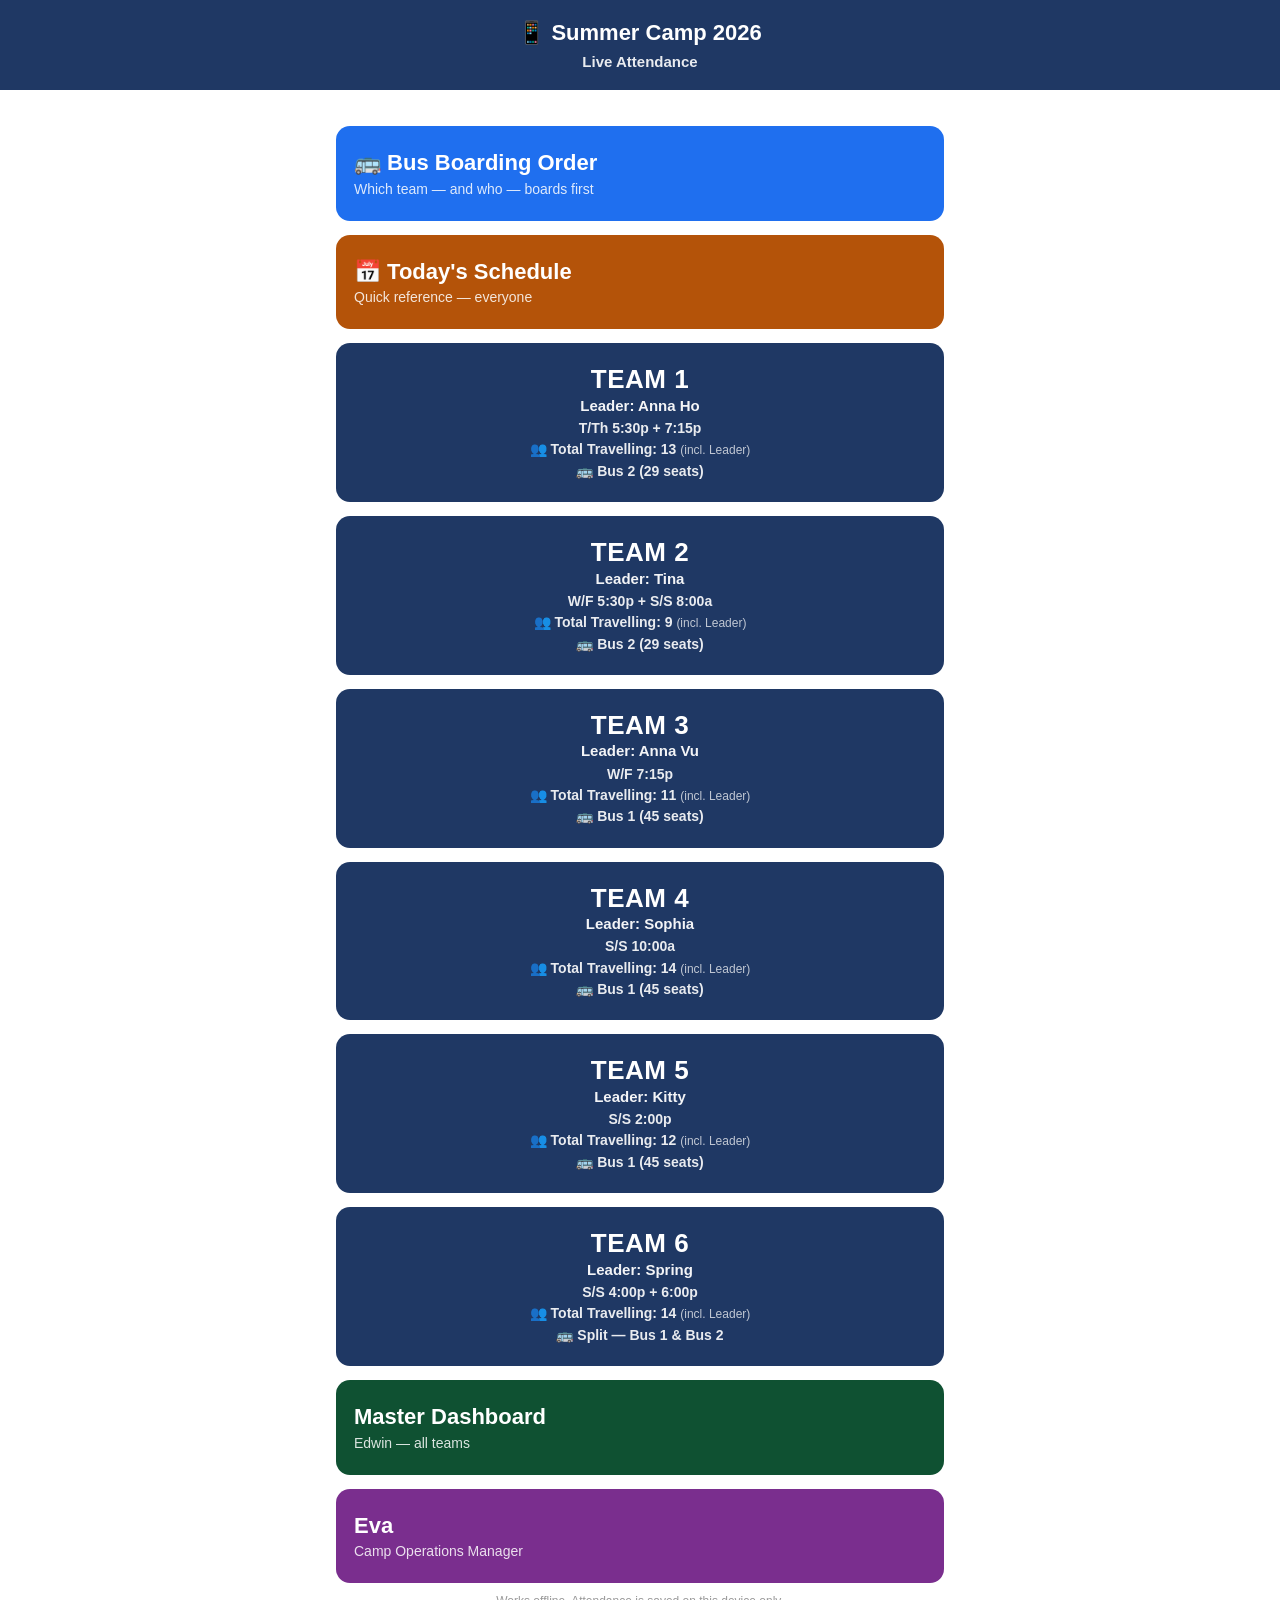
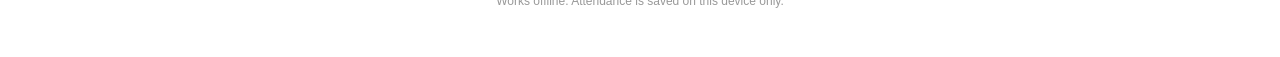
<file: index.html>
<!DOCTYPE html>
<html lang="en">
<head>
<meta charset="UTF-8">
<meta http-equiv="Cache-Control" content="no-cache, no-store, must-revalidate">
<meta http-equiv="Pragma" content="no-cache">
<meta http-equiv="Expires" content="0">
<meta http-equiv="refresh" content="0; url=Summer Camp 2026.html">
<title>Summer Camp 2026</title>
</head>
<body>
  <p>Loading Summer Camp 2026 — Live Attendance... if nothing happens, <a href="Summer Camp 2026.html">tap here</a>.</p>
</body>
</html>
</file>
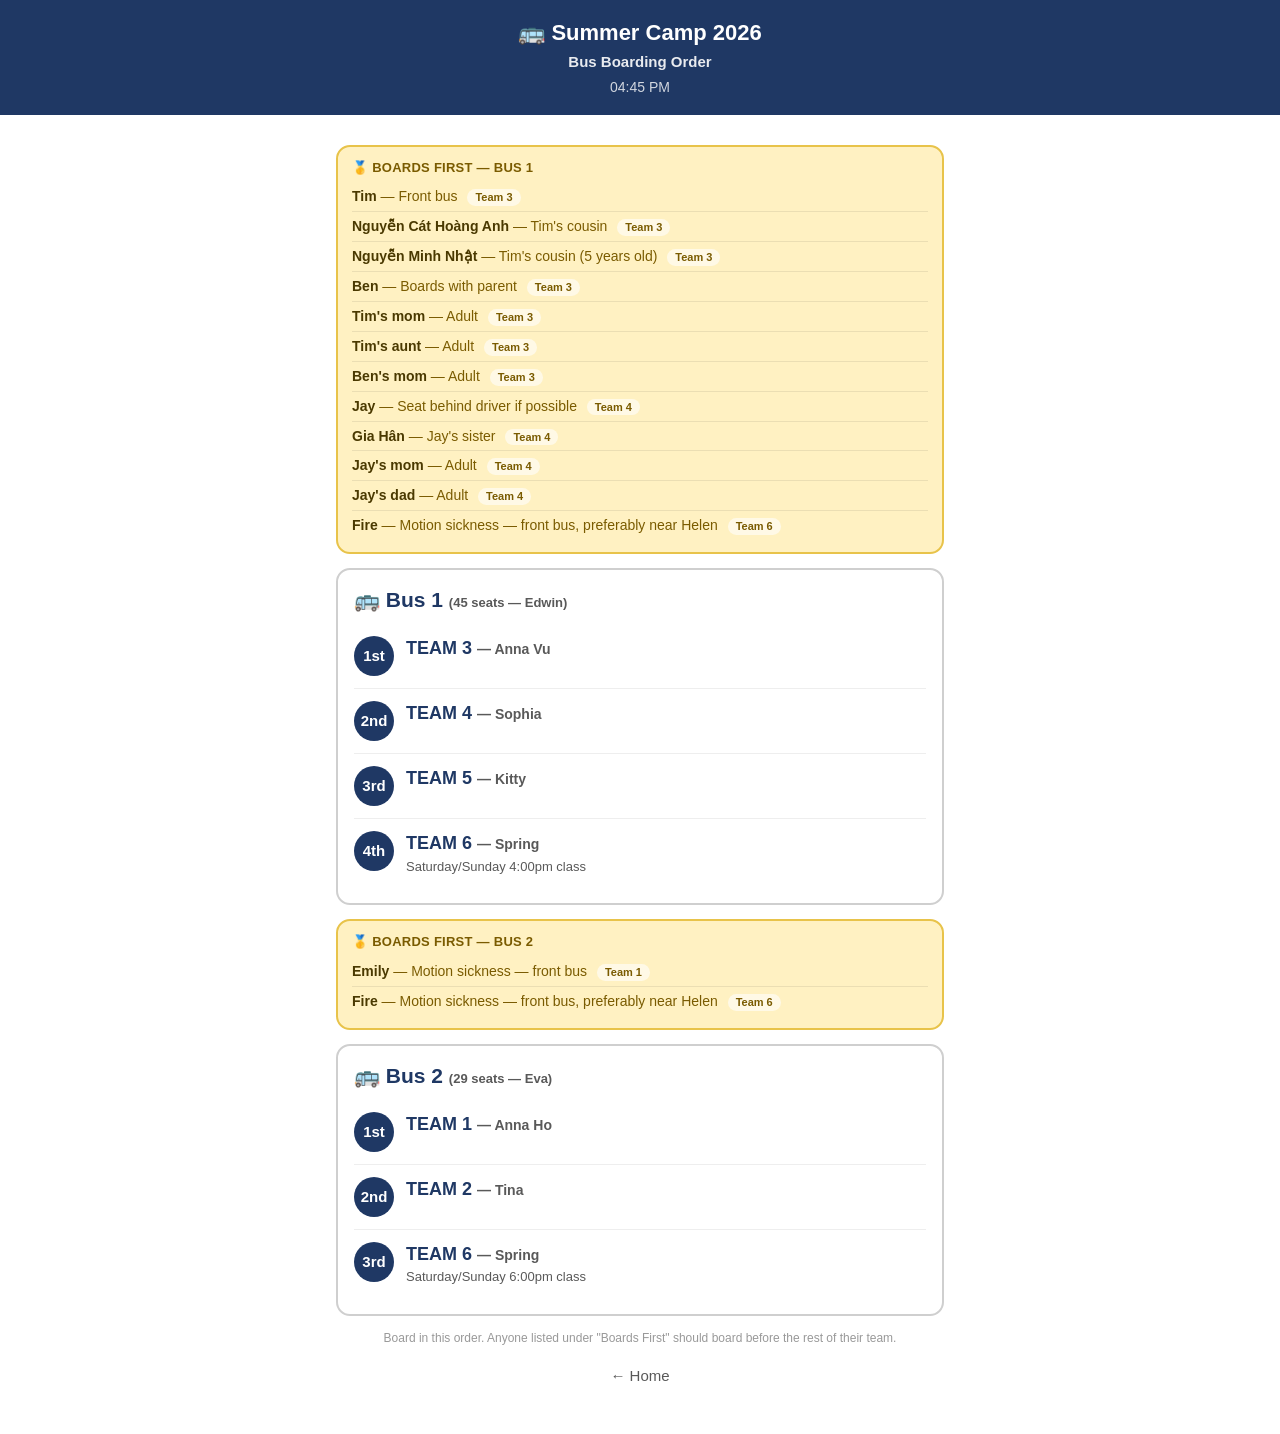
<file: boarding.html>
<!DOCTYPE html>
<html lang="en">
<head>
<meta charset="UTF-8">
<meta http-equiv="Cache-Control" content="no-cache, no-store, must-revalidate">
<meta http-equiv="Pragma" content="no-cache">
<meta http-equiv="Expires" content="0">
<meta name="viewport" content="width=device-width, initial-scale=1, maximum-scale=1">
<title>Bus Boarding Order — Summer Camp 2026</title>
<link rel="stylesheet" href="style.css?v=202608022231">
</head>
<body>
  <header class="app-header">
    <h1>🚌 Summer Camp 2026</h1>
    <div class="subtitle">Bus Boarding Order</div>
    <div class="clock" id="clock"></div>
  </header>

  <div class="page" id="app">
    <!-- rendered by script.js -->
  </div>

  <script src="teams.js?v=202608022231"></script>
  <script src="script.js?v=202608022231"></script>
  <script>
    startClock(document.getElementById("clock"));
    renderBoardingPage();
  </script>
</body>
</html>
</file>
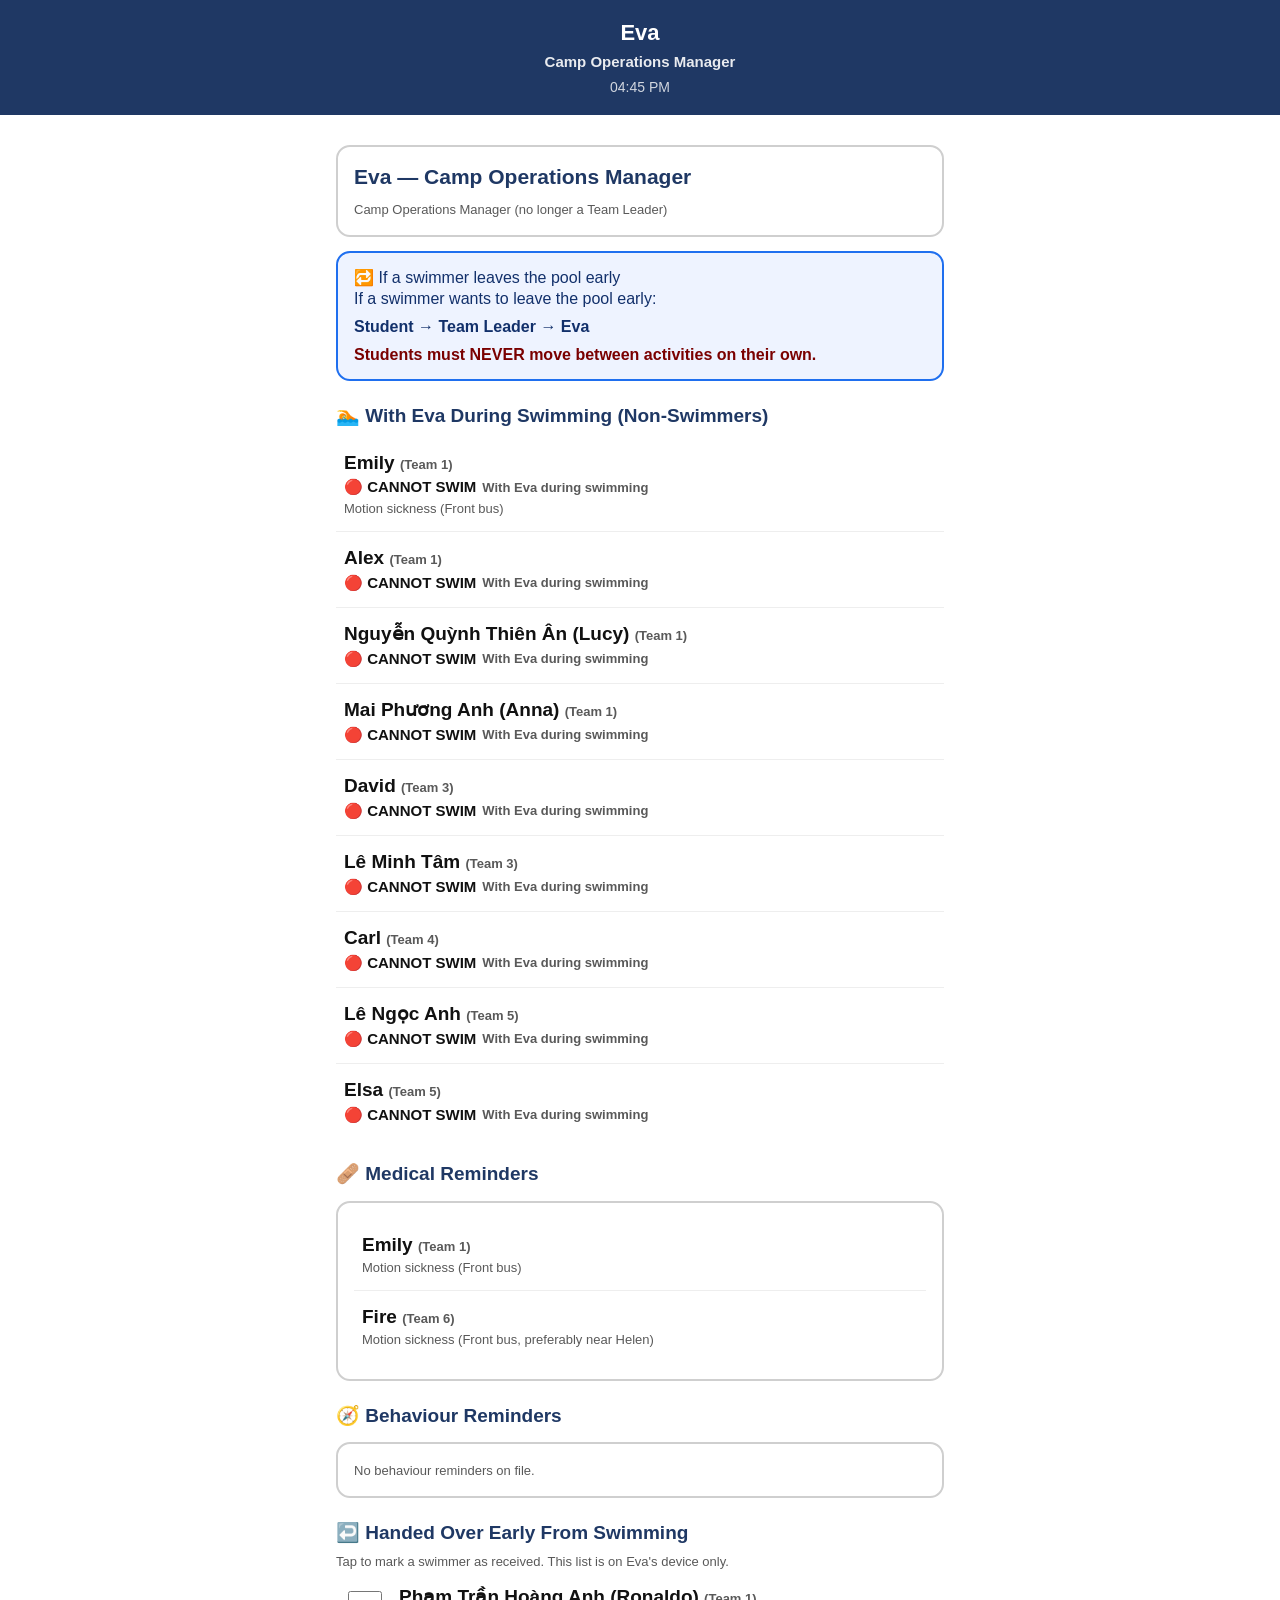
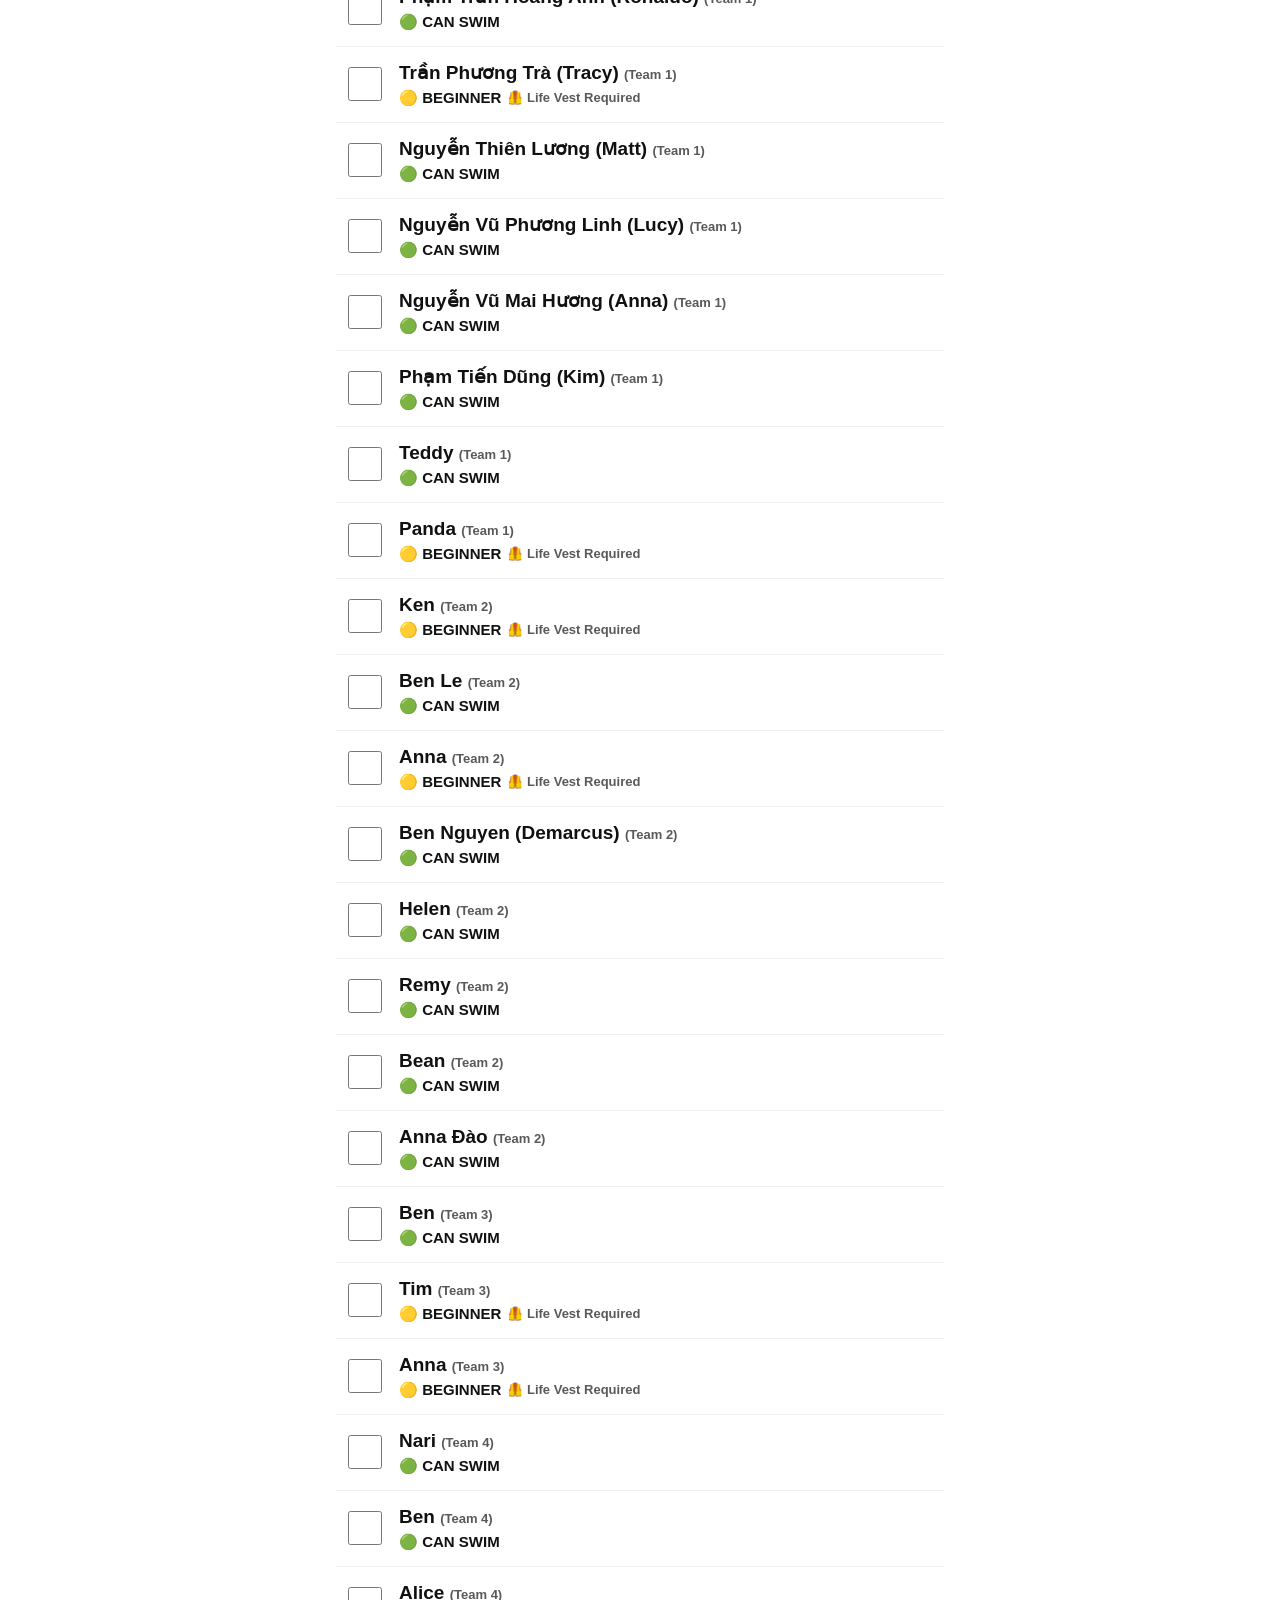
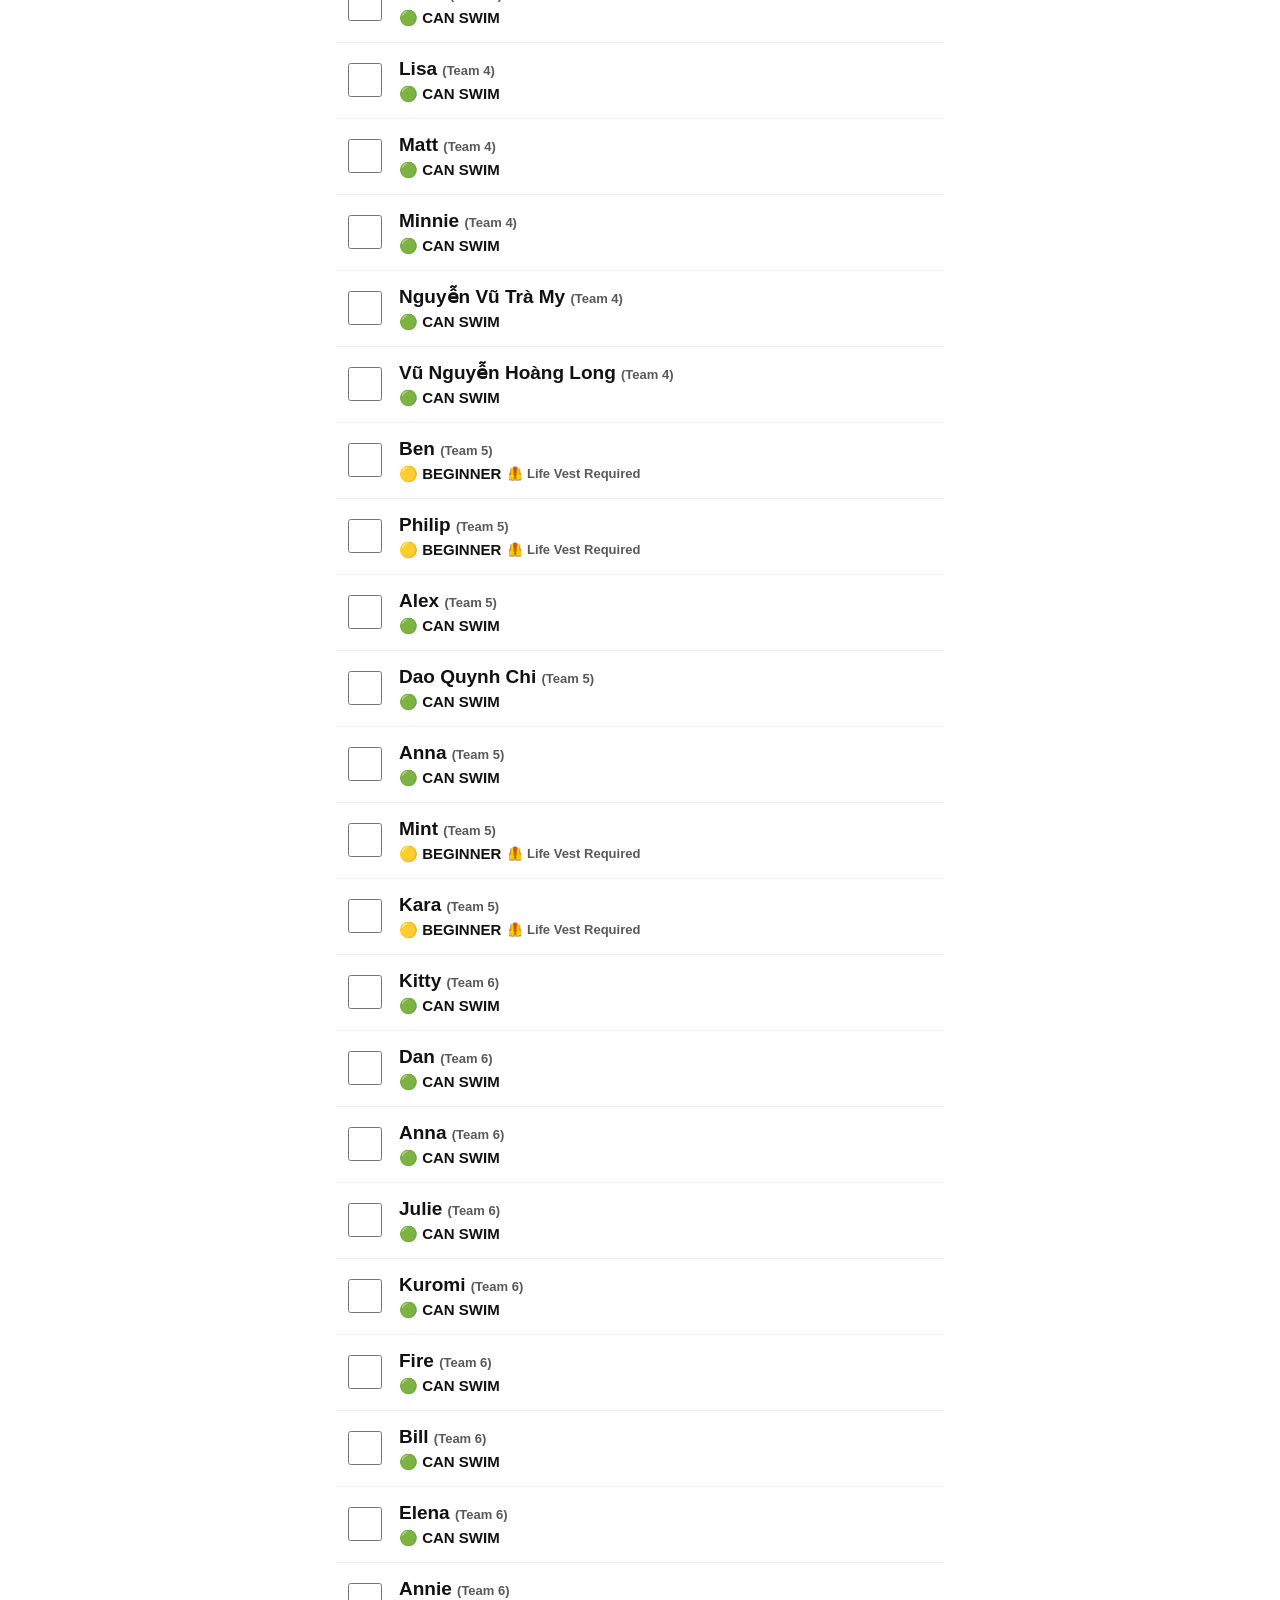
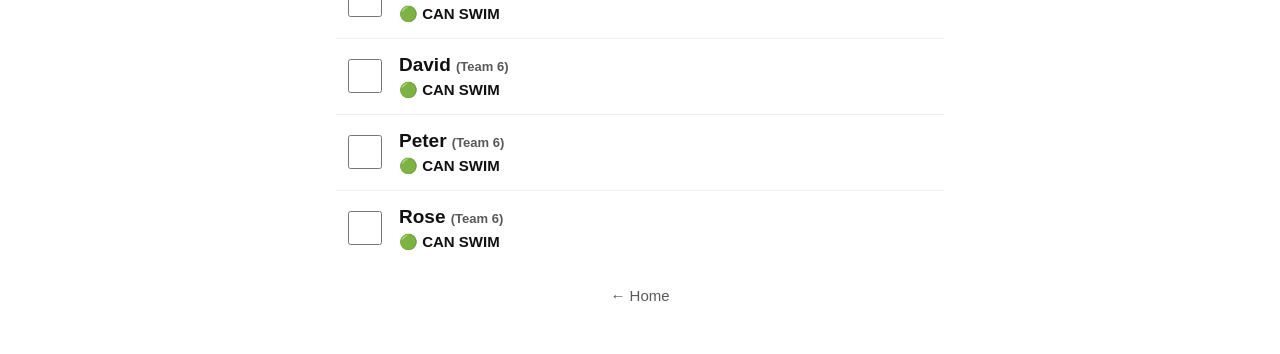
<file: eva.html>
<!DOCTYPE html>
<html lang="en">
<head>
<meta charset="UTF-8">
<meta http-equiv="Cache-Control" content="no-cache, no-store, must-revalidate">
<meta http-equiv="Pragma" content="no-cache">
<meta http-equiv="Expires" content="0">
<meta name="viewport" content="width=device-width, initial-scale=1, maximum-scale=1">
<title>Eva — Summer Camp 2026</title>
<link rel="stylesheet" href="style.css?v=202608022231">
</head>
<body>
  <header class="app-header">
    <h1>Eva</h1>
    <div class="subtitle">Camp Operations Manager</div>
    <div class="clock" id="clock"></div>
  </header>

  <div class="page" id="app">
    <!-- rendered by script.js -->
  </div>

  <script src="teams.js?v=202608022231"></script>
  <script src="script.js?v=202608022231"></script>
  <script>
    startClock(document.getElementById("clock"));
    renderEvaPage();
  </script>
</body>
</html>
</file>
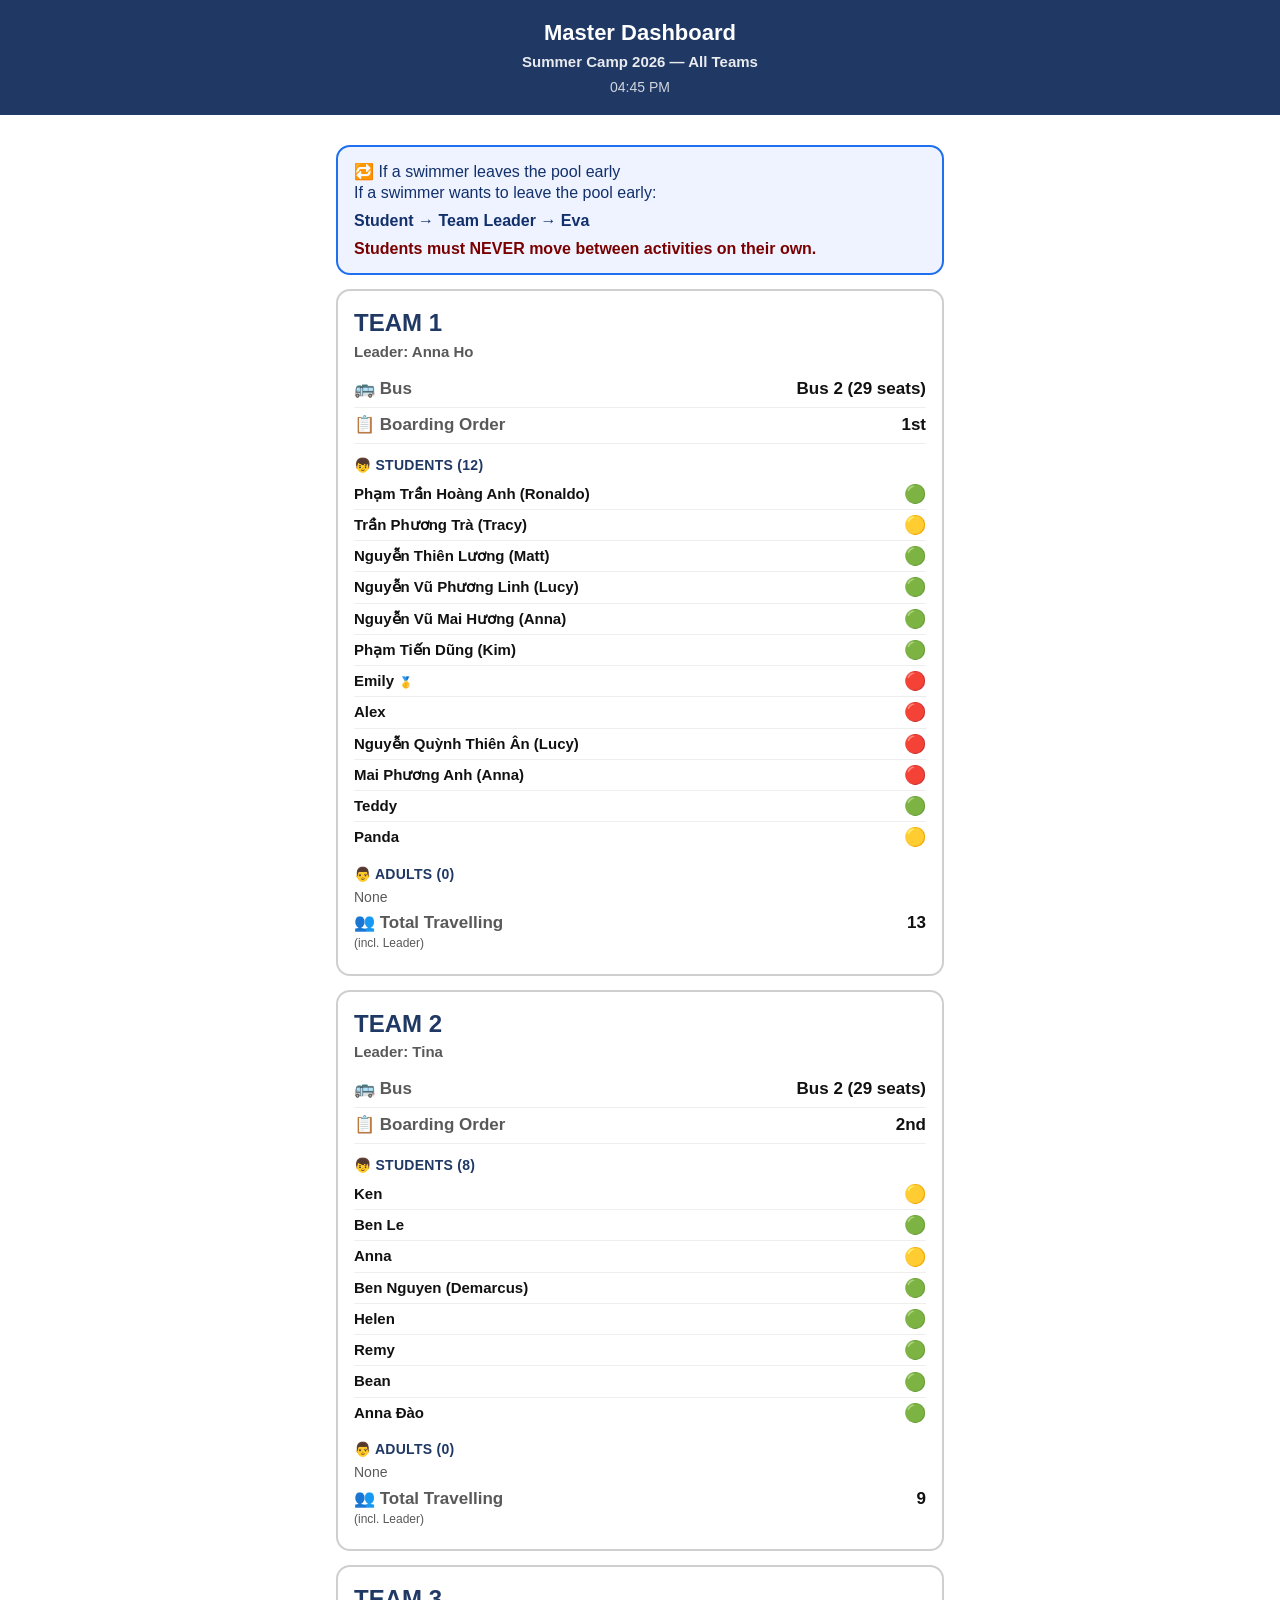
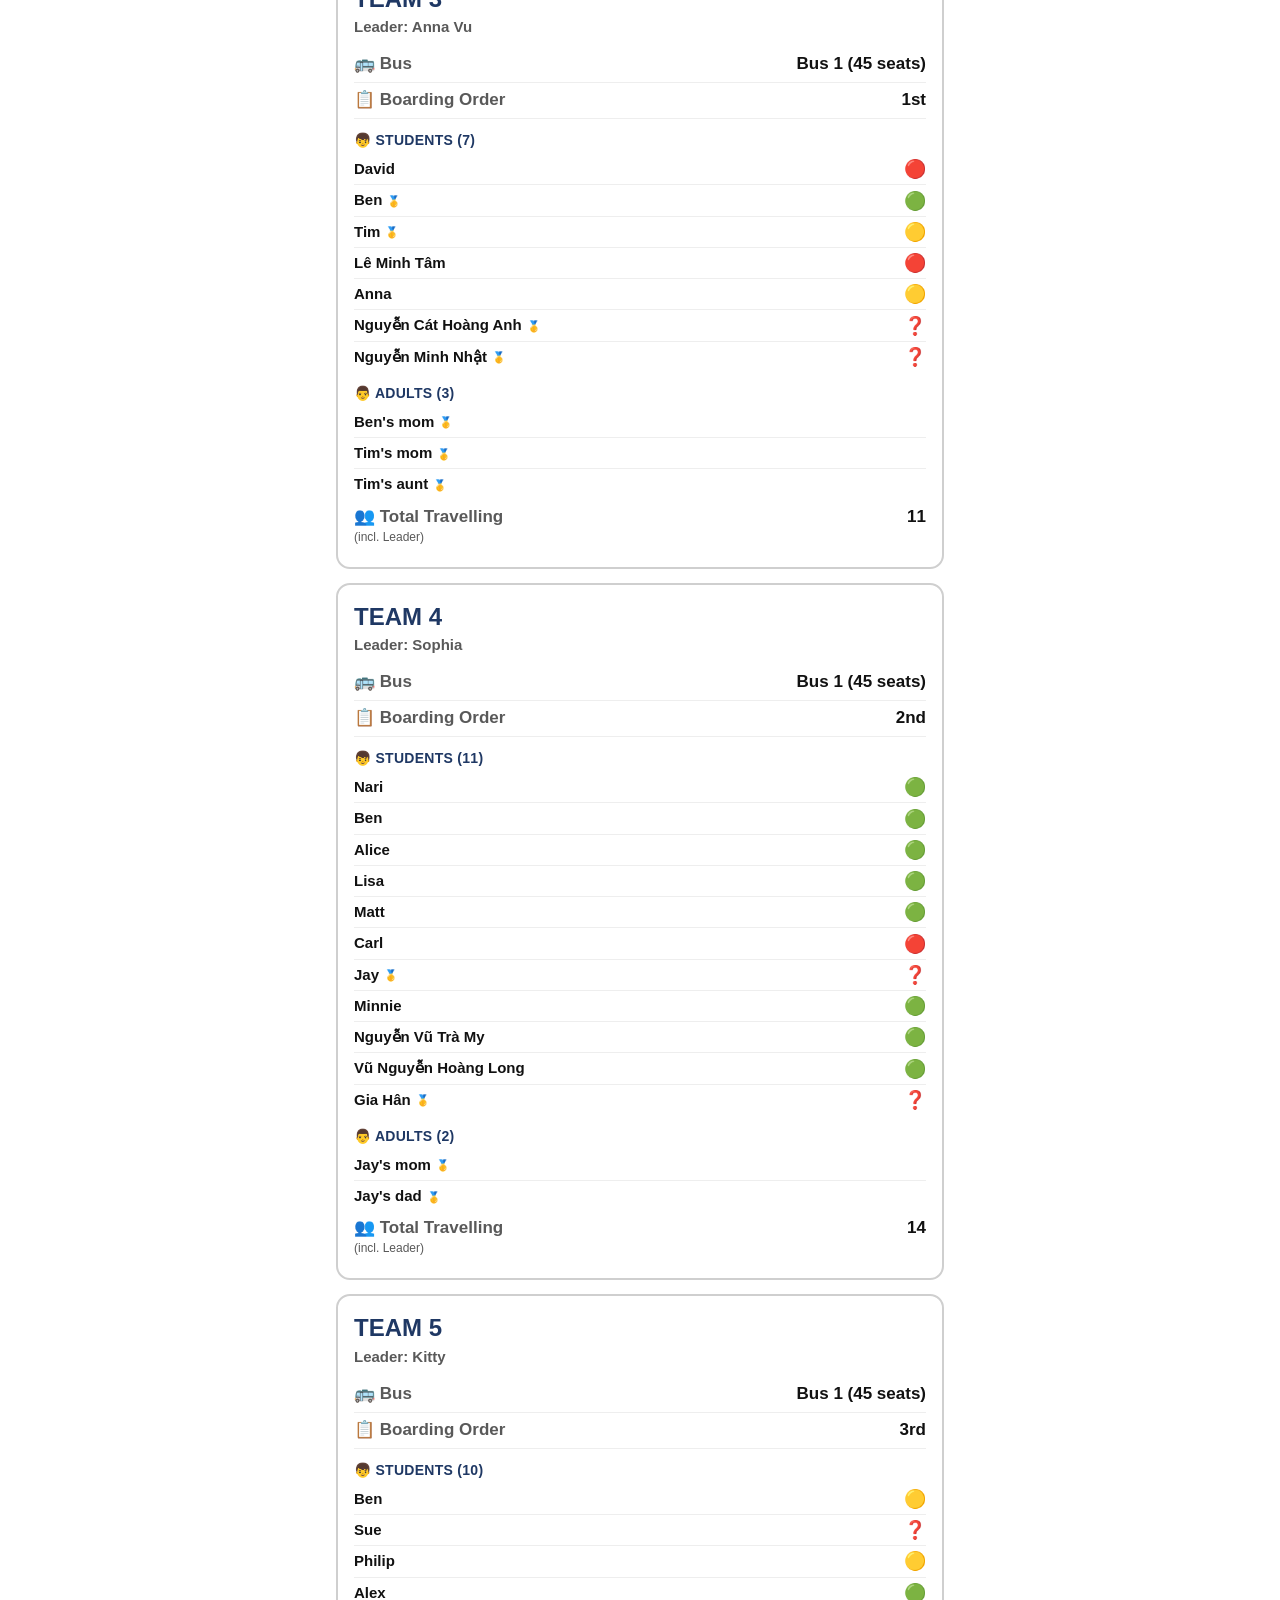
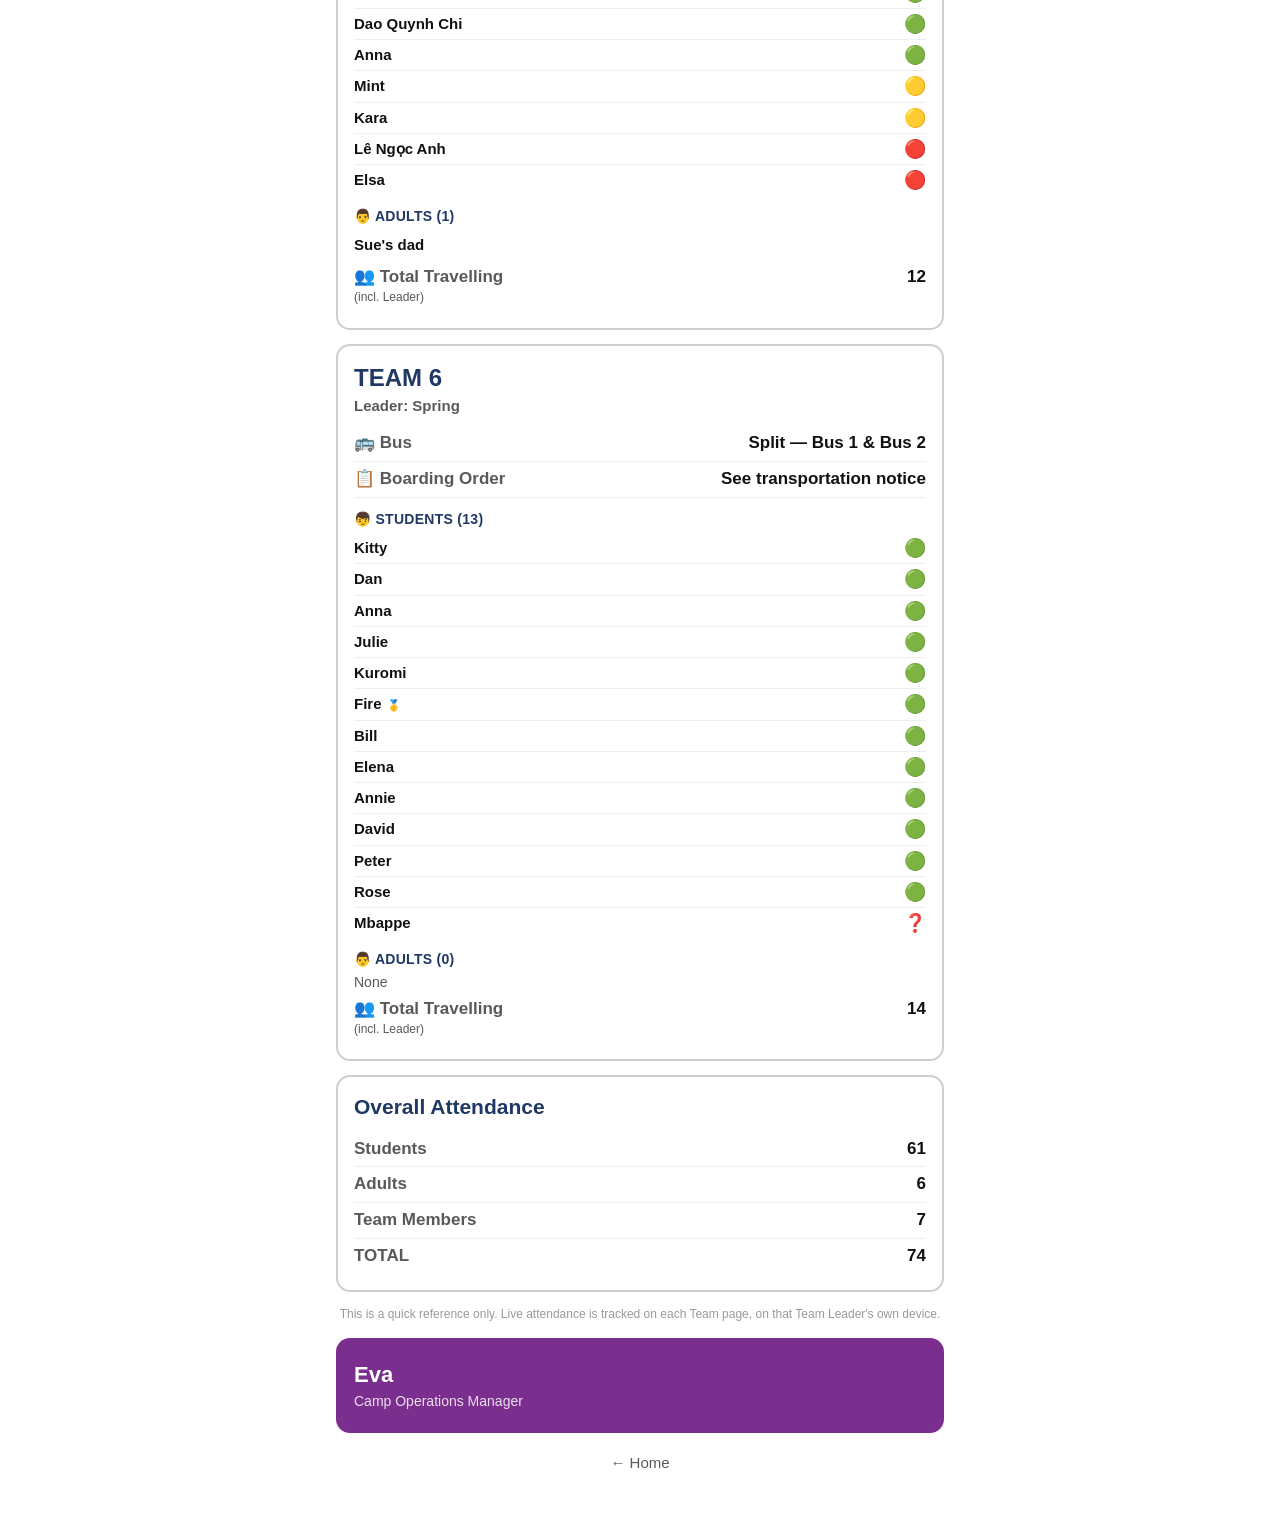
<file: master.html>
<!DOCTYPE html>
<html lang="en">
<head>
<meta charset="UTF-8">
<meta http-equiv="Cache-Control" content="no-cache, no-store, must-revalidate">
<meta http-equiv="Pragma" content="no-cache">
<meta http-equiv="Expires" content="0">
<meta name="viewport" content="width=device-width, initial-scale=1, maximum-scale=1">
<title>Master Dashboard — Summer Camp 2026</title>
<link rel="stylesheet" href="style.css?v=202608022231">
</head>
<body>
  <header class="app-header">
    <h1>Master Dashboard</h1>
    <div class="subtitle">Summer Camp 2026 — All Teams</div>
    <div class="clock" id="clock"></div>
  </header>

  <div class="page" id="app">
    <!-- rendered by script.js -->
  </div>

  <script src="teams.js?v=202608022231"></script>
  <script src="script.js?v=202608022231"></script>
  <script>
    startClock(document.getElementById("clock"));
    renderMasterDashboard();
  </script>
</body>
</html>
</file>
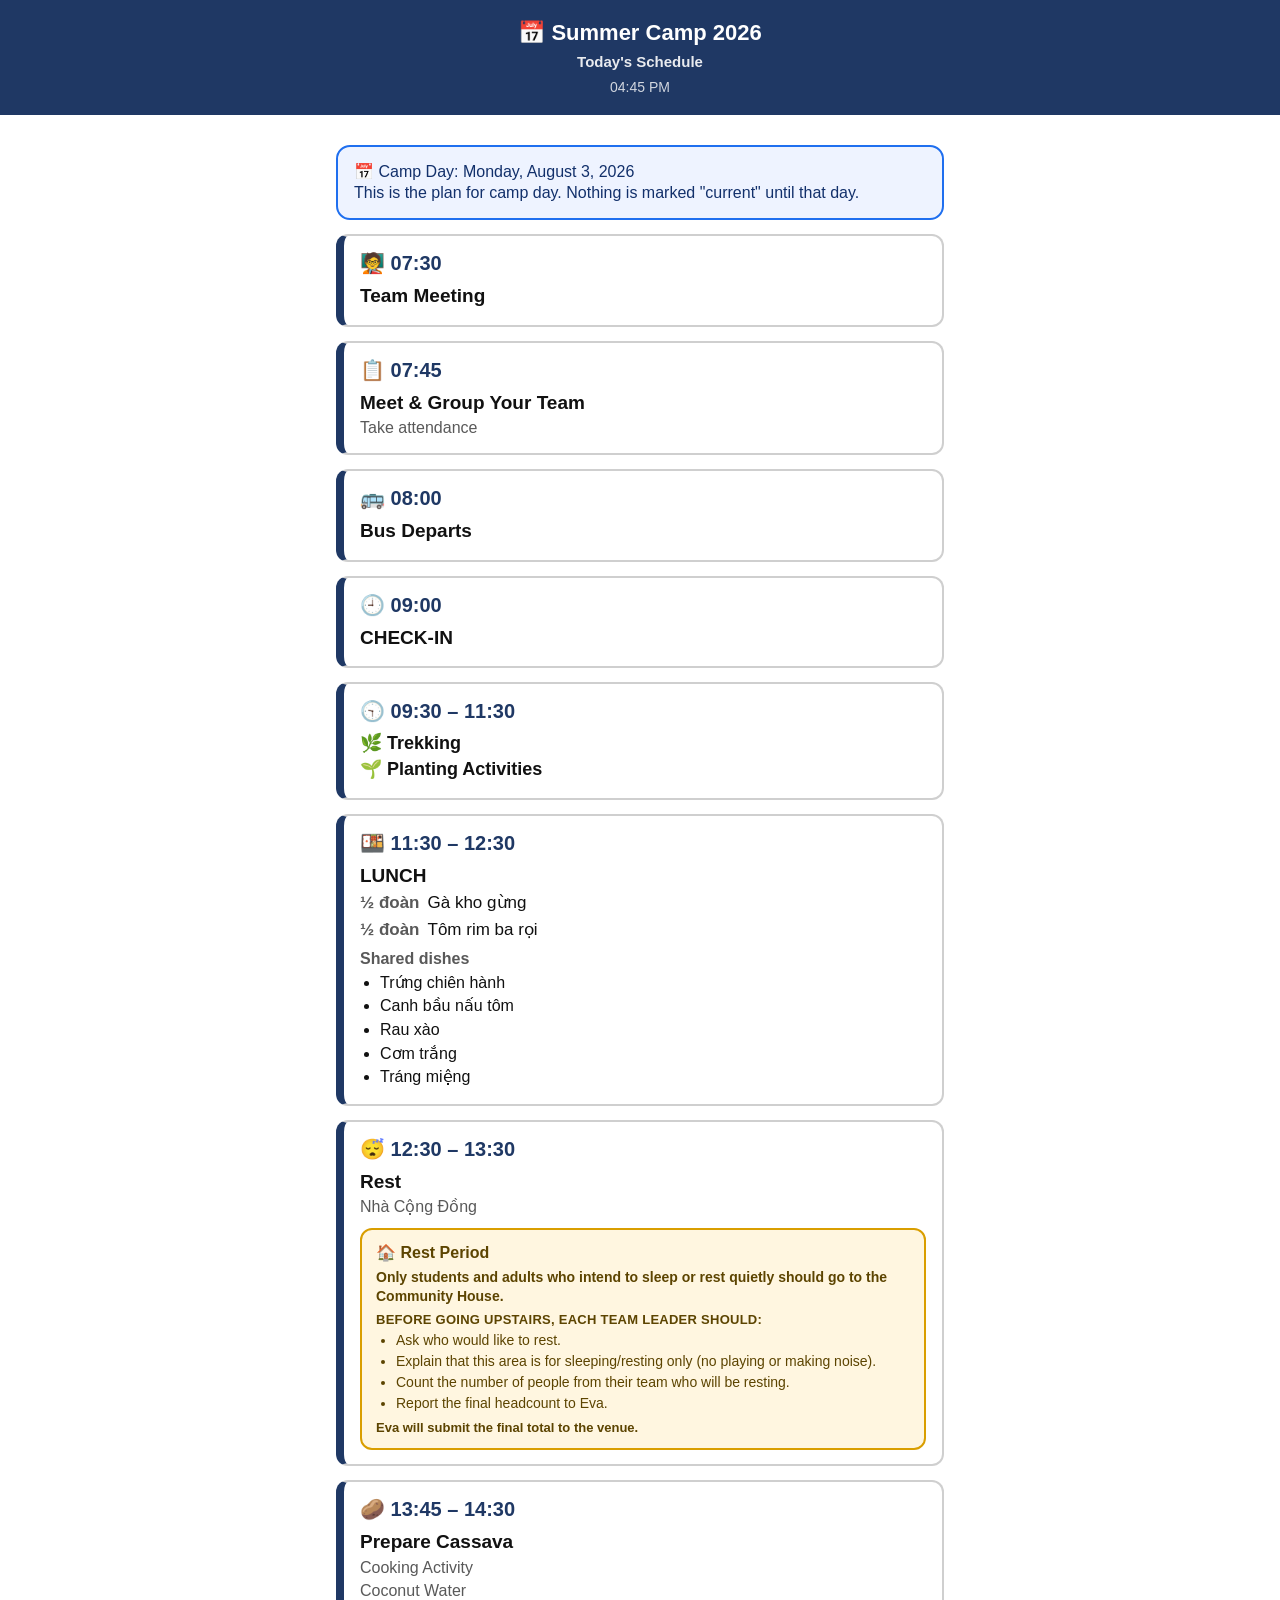
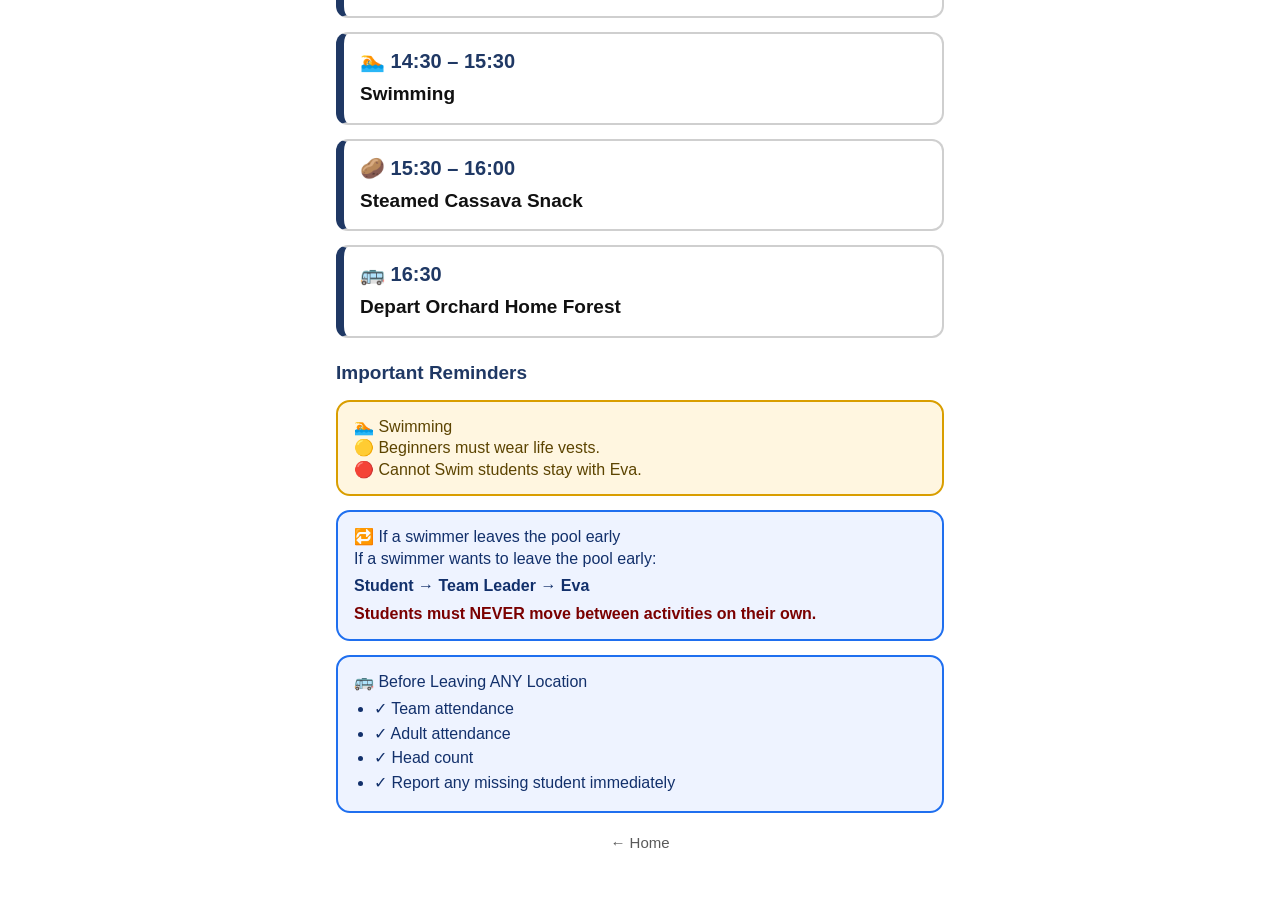
<file: schedule.html>
<!DOCTYPE html>
<html lang="en">
<head>
<meta charset="UTF-8">
<meta http-equiv="Cache-Control" content="no-cache, no-store, must-revalidate">
<meta http-equiv="Pragma" content="no-cache">
<meta http-equiv="Expires" content="0">
<meta name="viewport" content="width=device-width, initial-scale=1, maximum-scale=1">
<title>Today's Schedule — Summer Camp 2026</title>
<link rel="stylesheet" href="style.css?v=202608022231">
</head>
<body>
  <header class="app-header">
    <h1>📅 Summer Camp 2026</h1>
    <div class="subtitle">Today's Schedule</div>
    <div class="clock" id="clock"></div>
  </header>

  <div class="page" id="app">
    <!-- rendered by script.js -->
  </div>

  <script src="teams.js?v=202608022231"></script>
  <script src="script.js?v=202608022231"></script>
  <script>
    startClock(document.getElementById("clock"));
    renderSchedulePage();
  </script>
</body>
</html>
</file>
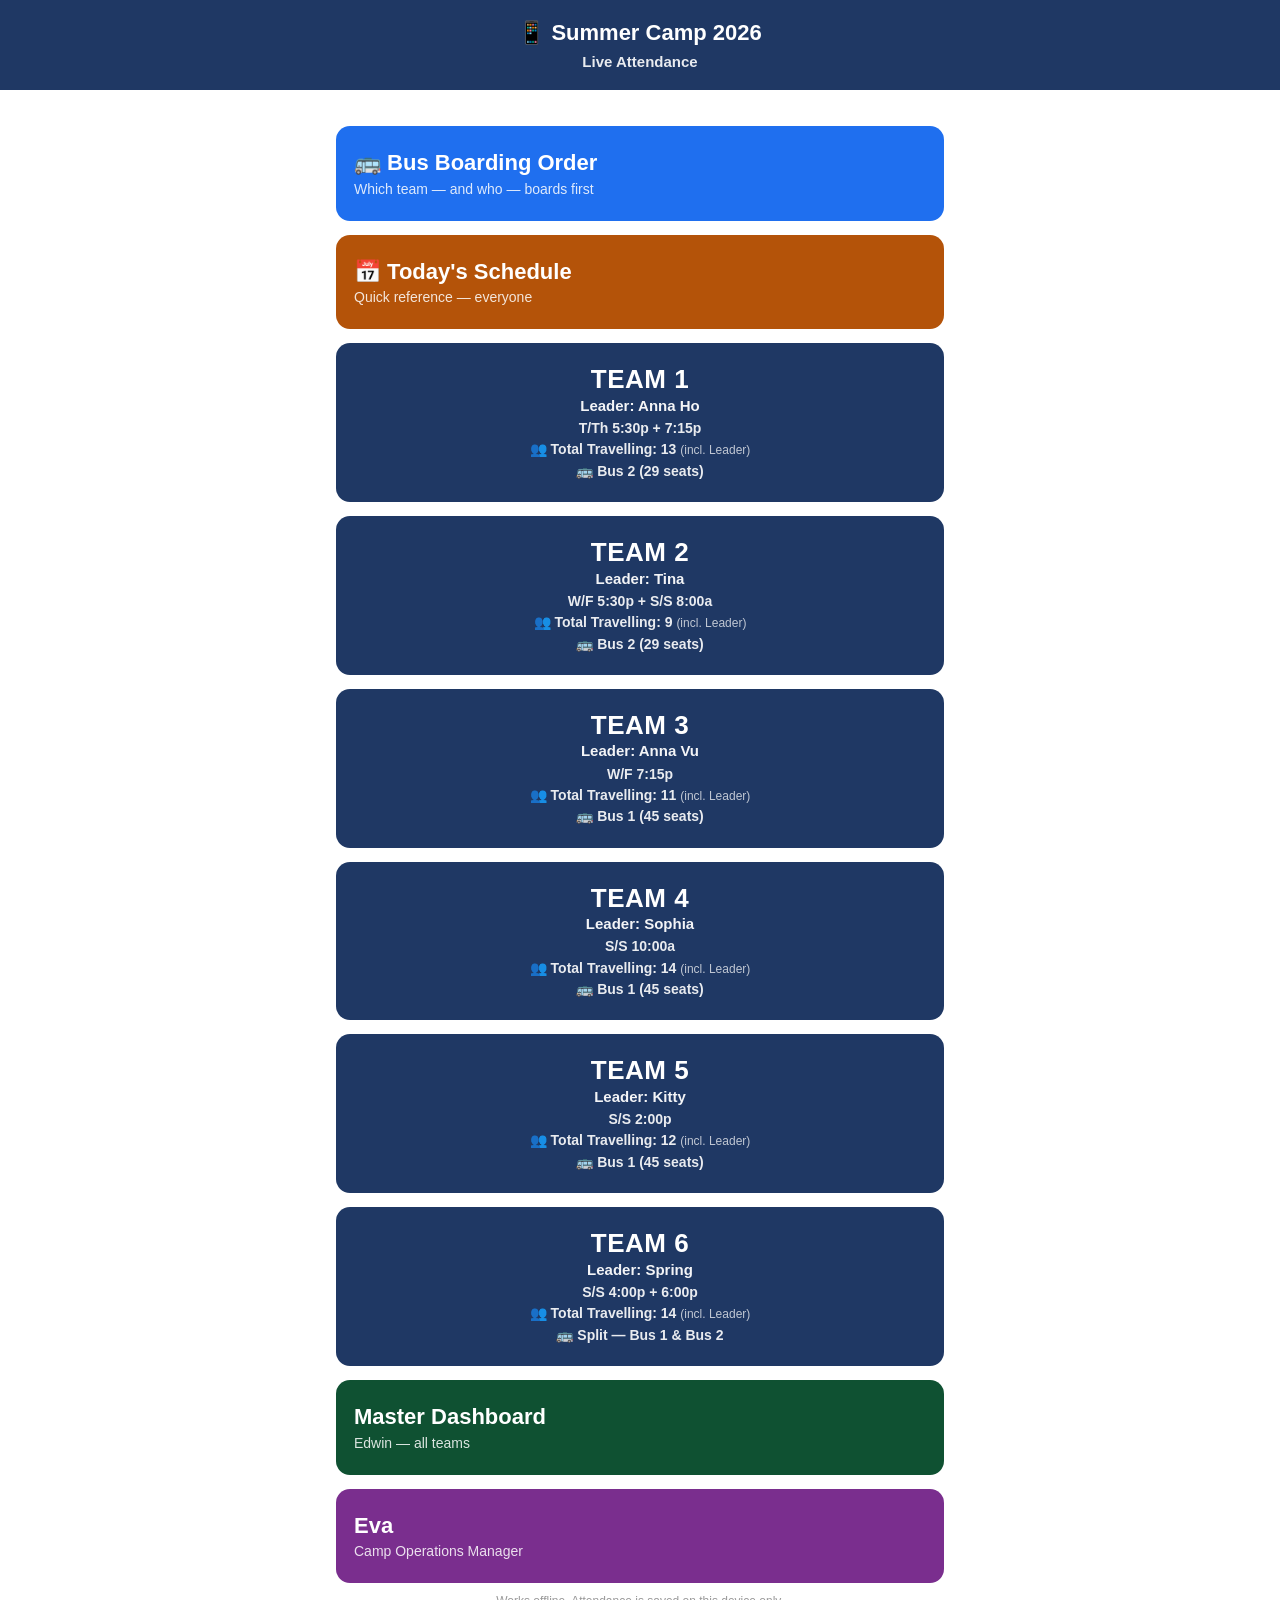
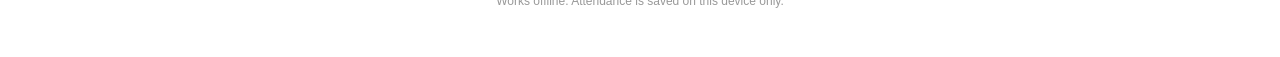
<file: Summer Camp 2026.html>
<!DOCTYPE html>
<html lang="en">
<head>
<meta charset="UTF-8">
<meta http-equiv="Cache-Control" content="no-cache, no-store, must-revalidate">
<meta http-equiv="Pragma" content="no-cache">
<meta http-equiv="Expires" content="0">
<meta name="viewport" content="width=device-width, initial-scale=1, maximum-scale=1">
<title>Summer Camp 2026 — Live Attendance</title>
<link rel="stylesheet" href="style.css?v=202608022231">
</head>
<body>
  <header class="app-header">
    <h1>📱 Summer Camp 2026</h1>
    <div class="subtitle">Live Attendance</div>
  </header>

  <div class="page">
    <nav class="nav-grid" id="navGrid">
      <!-- rendered by script.js (renderHomePage) -->
    </nav>
    <div class="footnote">Works offline. Attendance is saved on this device only.</div>
  </div>

  <script src="teams.js?v=202608022231"></script>
  <script src="script.js?v=202608022231"></script>
  <script>
    renderHomePage();
  </script>
</body>
</html>
</file>
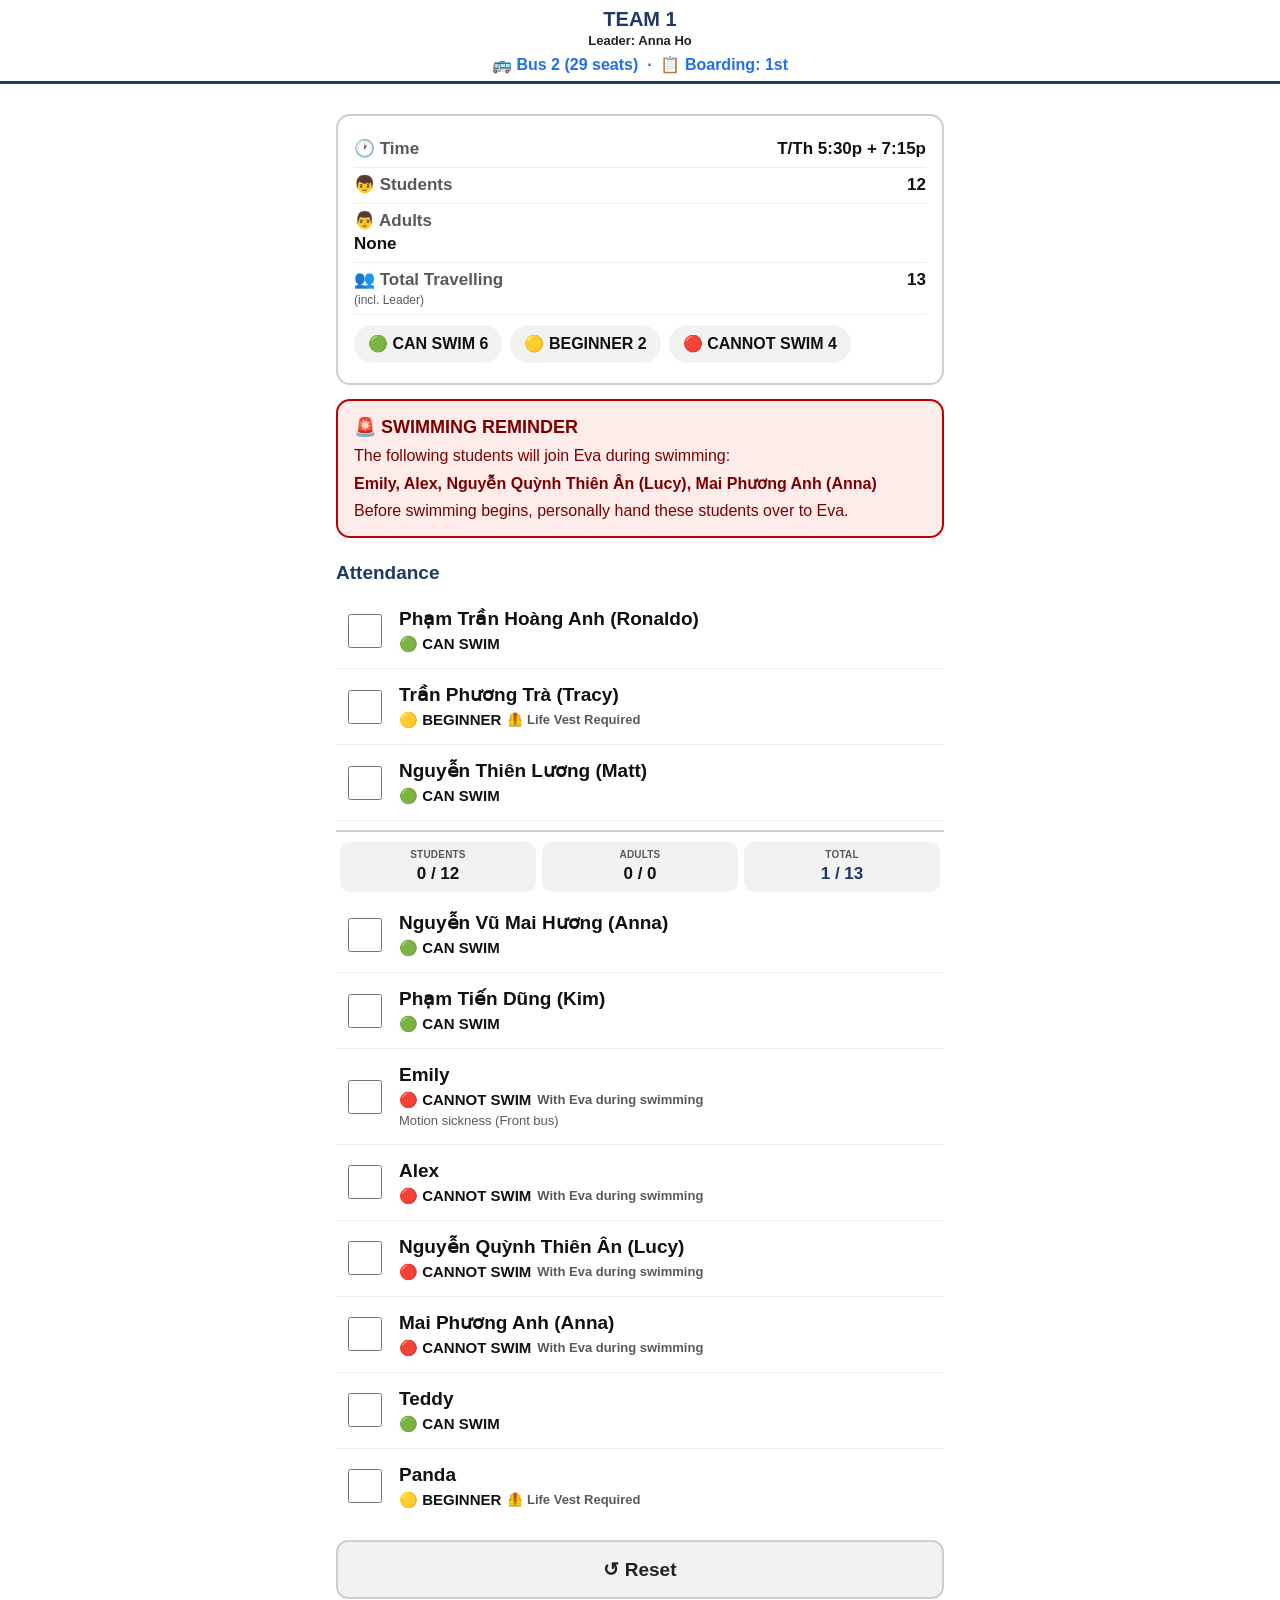
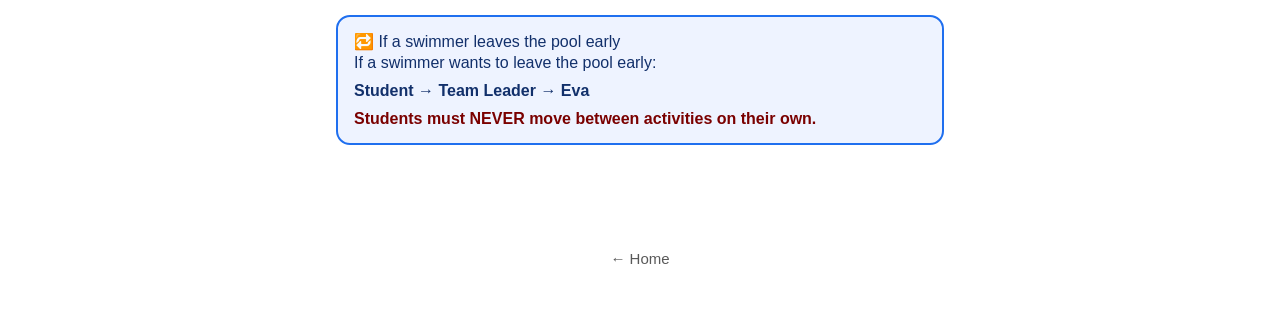
<file: team1.html>
<!DOCTYPE html>
<html lang="en">
<head>
<meta charset="UTF-8">
<meta http-equiv="Cache-Control" content="no-cache, no-store, must-revalidate">
<meta http-equiv="Pragma" content="no-cache">
<meta http-equiv="Expires" content="0">
<meta name="viewport" content="width=device-width, initial-scale=1, maximum-scale=1">
<title>Team 1 — Summer Camp 2026</title>
<link rel="stylesheet" href="style.css?v=202608022231">
</head>
<body>
  <header class="app-header" id="teamHeader">
    <!-- rendered by script.js (team id block + clock) -->
  </header>

  <div class="page" id="app">
    <!-- rendered by script.js -->
  </div>

  <script src="teams.js?v=202608022231"></script>
  <script src="script.js?v=202608022231"></script>
  <script>
    renderTeamPage(1);
  </script>
</body>
</html>
</file>
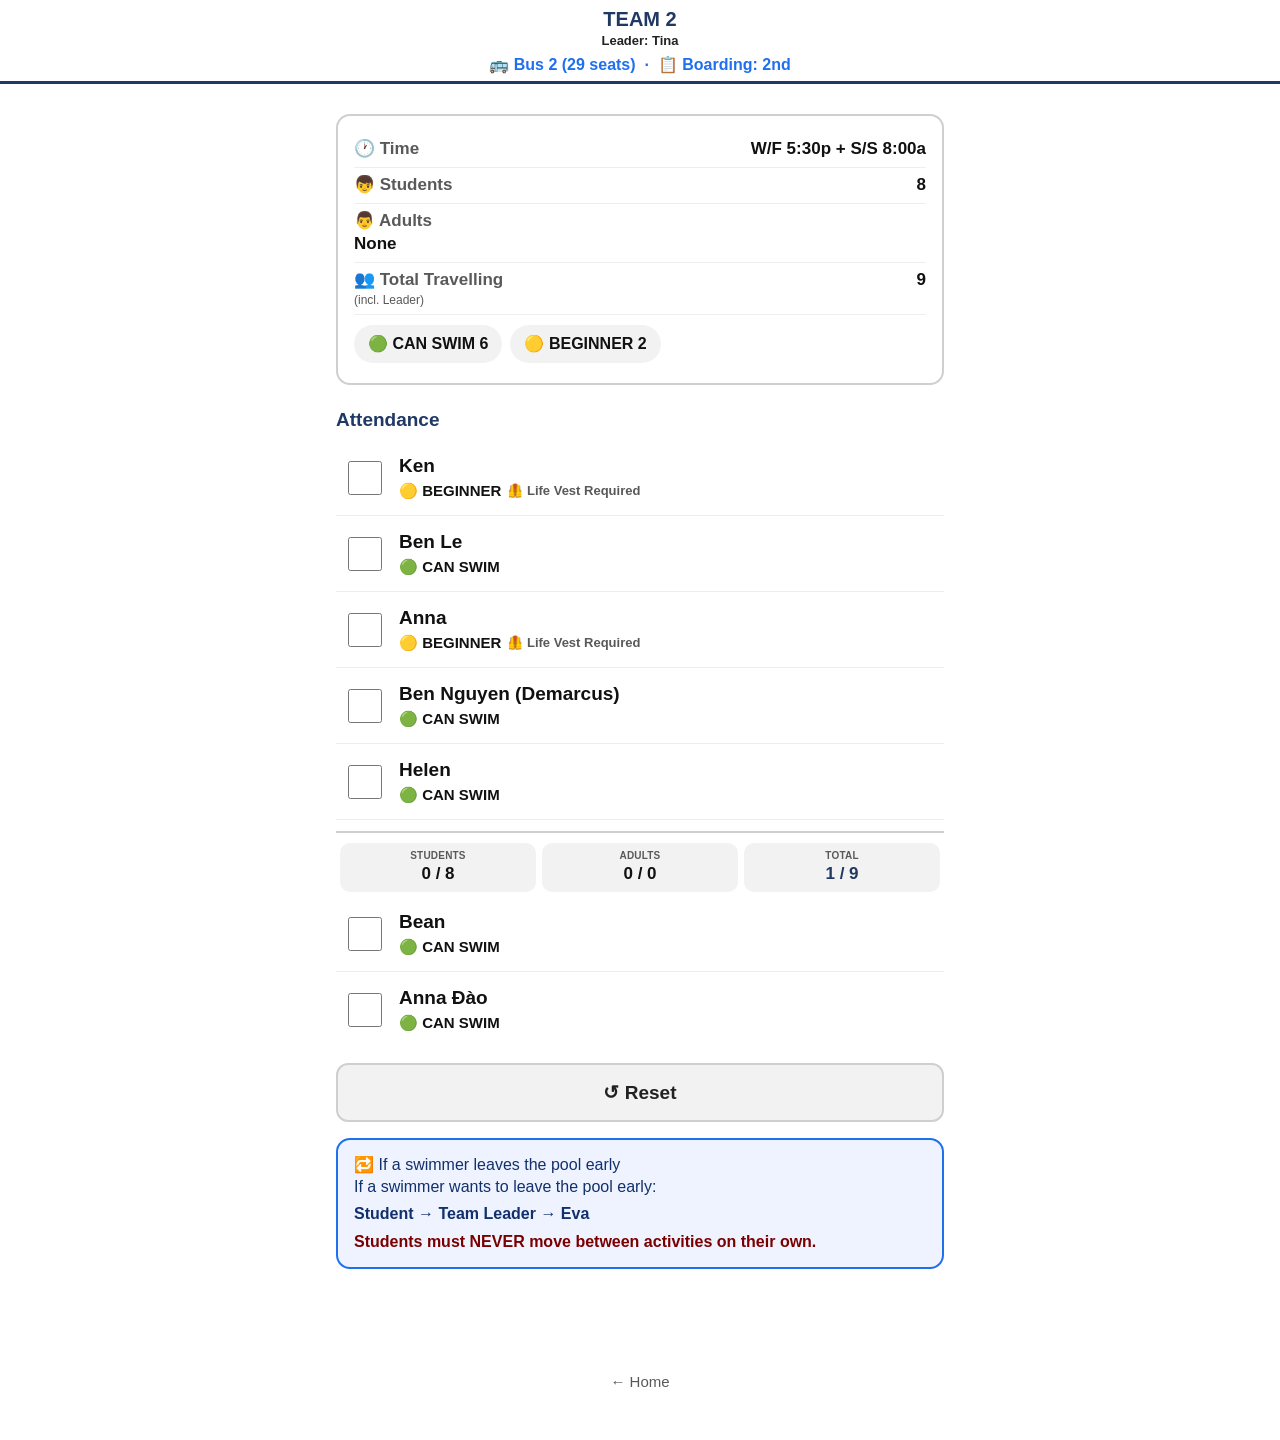
<file: team2.html>
<!DOCTYPE html>
<html lang="en">
<head>
<meta charset="UTF-8">
<meta http-equiv="Cache-Control" content="no-cache, no-store, must-revalidate">
<meta http-equiv="Pragma" content="no-cache">
<meta http-equiv="Expires" content="0">
<meta name="viewport" content="width=device-width, initial-scale=1, maximum-scale=1">
<title>Team 2 — Summer Camp 2026</title>
<link rel="stylesheet" href="style.css?v=202608022231">
</head>
<body>
  <header class="app-header" id="teamHeader">
    <!-- rendered by script.js (team id block + clock) -->
  </header>

  <div class="page" id="app">
    <!-- rendered by script.js -->
  </div>

  <script src="teams.js?v=202608022231"></script>
  <script src="script.js?v=202608022231"></script>
  <script>
    renderTeamPage(2);
  </script>
</body>
</html>
</file>
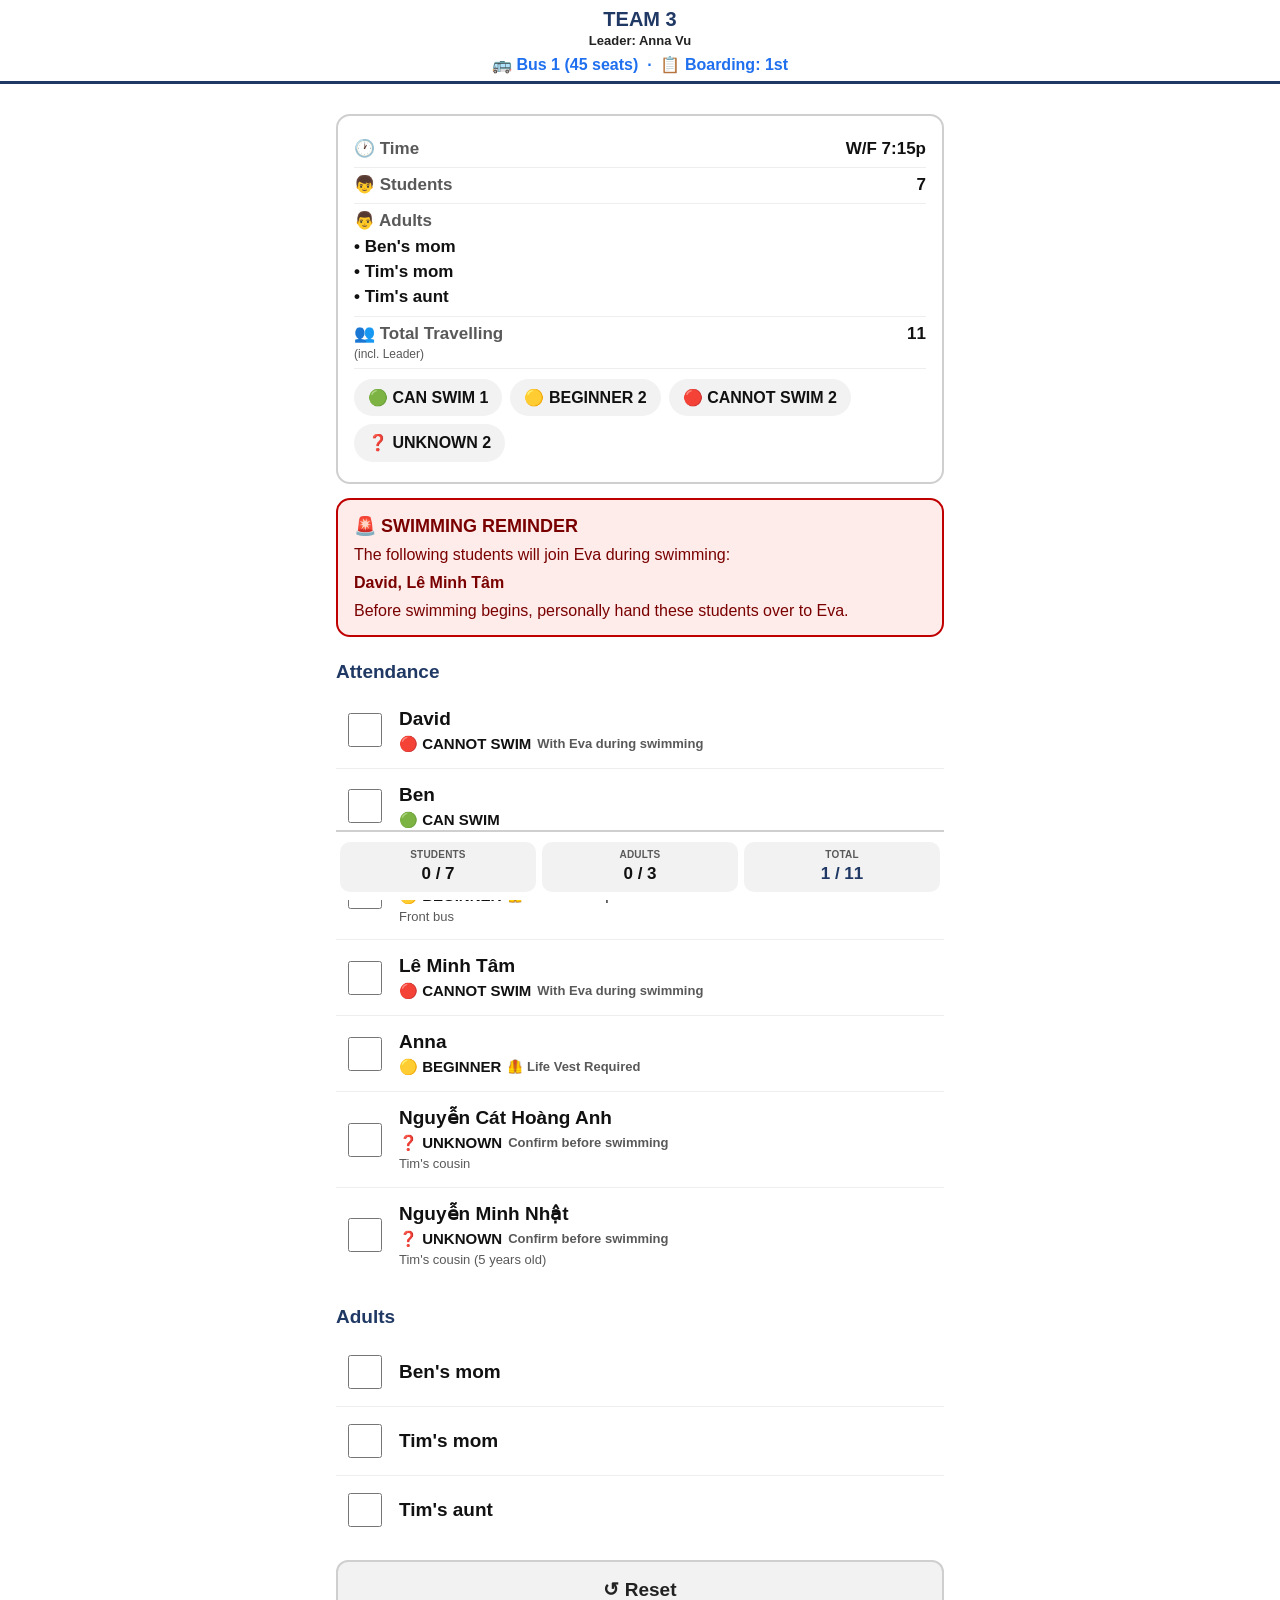
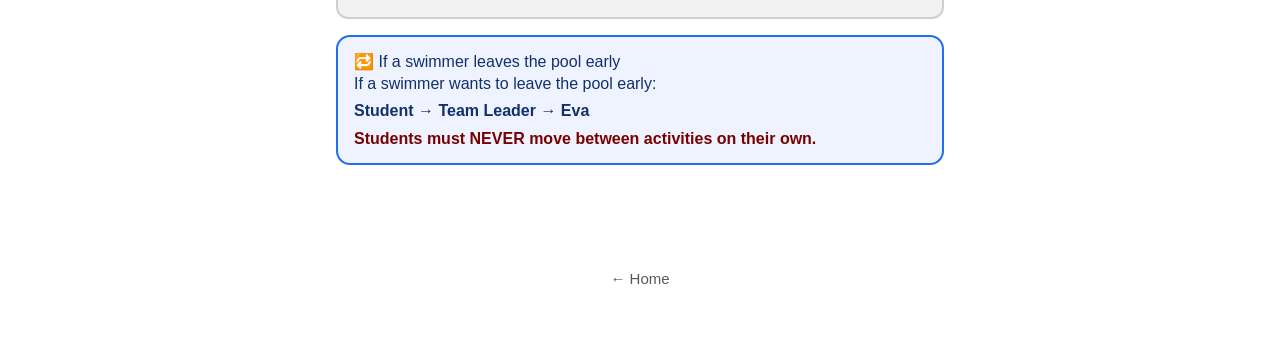
<file: team3.html>
<!DOCTYPE html>
<html lang="en">
<head>
<meta charset="UTF-8">
<meta http-equiv="Cache-Control" content="no-cache, no-store, must-revalidate">
<meta http-equiv="Pragma" content="no-cache">
<meta http-equiv="Expires" content="0">
<meta name="viewport" content="width=device-width, initial-scale=1, maximum-scale=1">
<title>Team 3 — Summer Camp 2026</title>
<link rel="stylesheet" href="style.css?v=202608022231">
</head>
<body>
  <header class="app-header" id="teamHeader">
    <!-- rendered by script.js (team id block + clock) -->
  </header>

  <div class="page" id="app">
    <!-- rendered by script.js -->
  </div>

  <script src="teams.js?v=202608022231"></script>
  <script src="script.js?v=202608022231"></script>
  <script>
    renderTeamPage(3);
  </script>
</body>
</html>
</file>
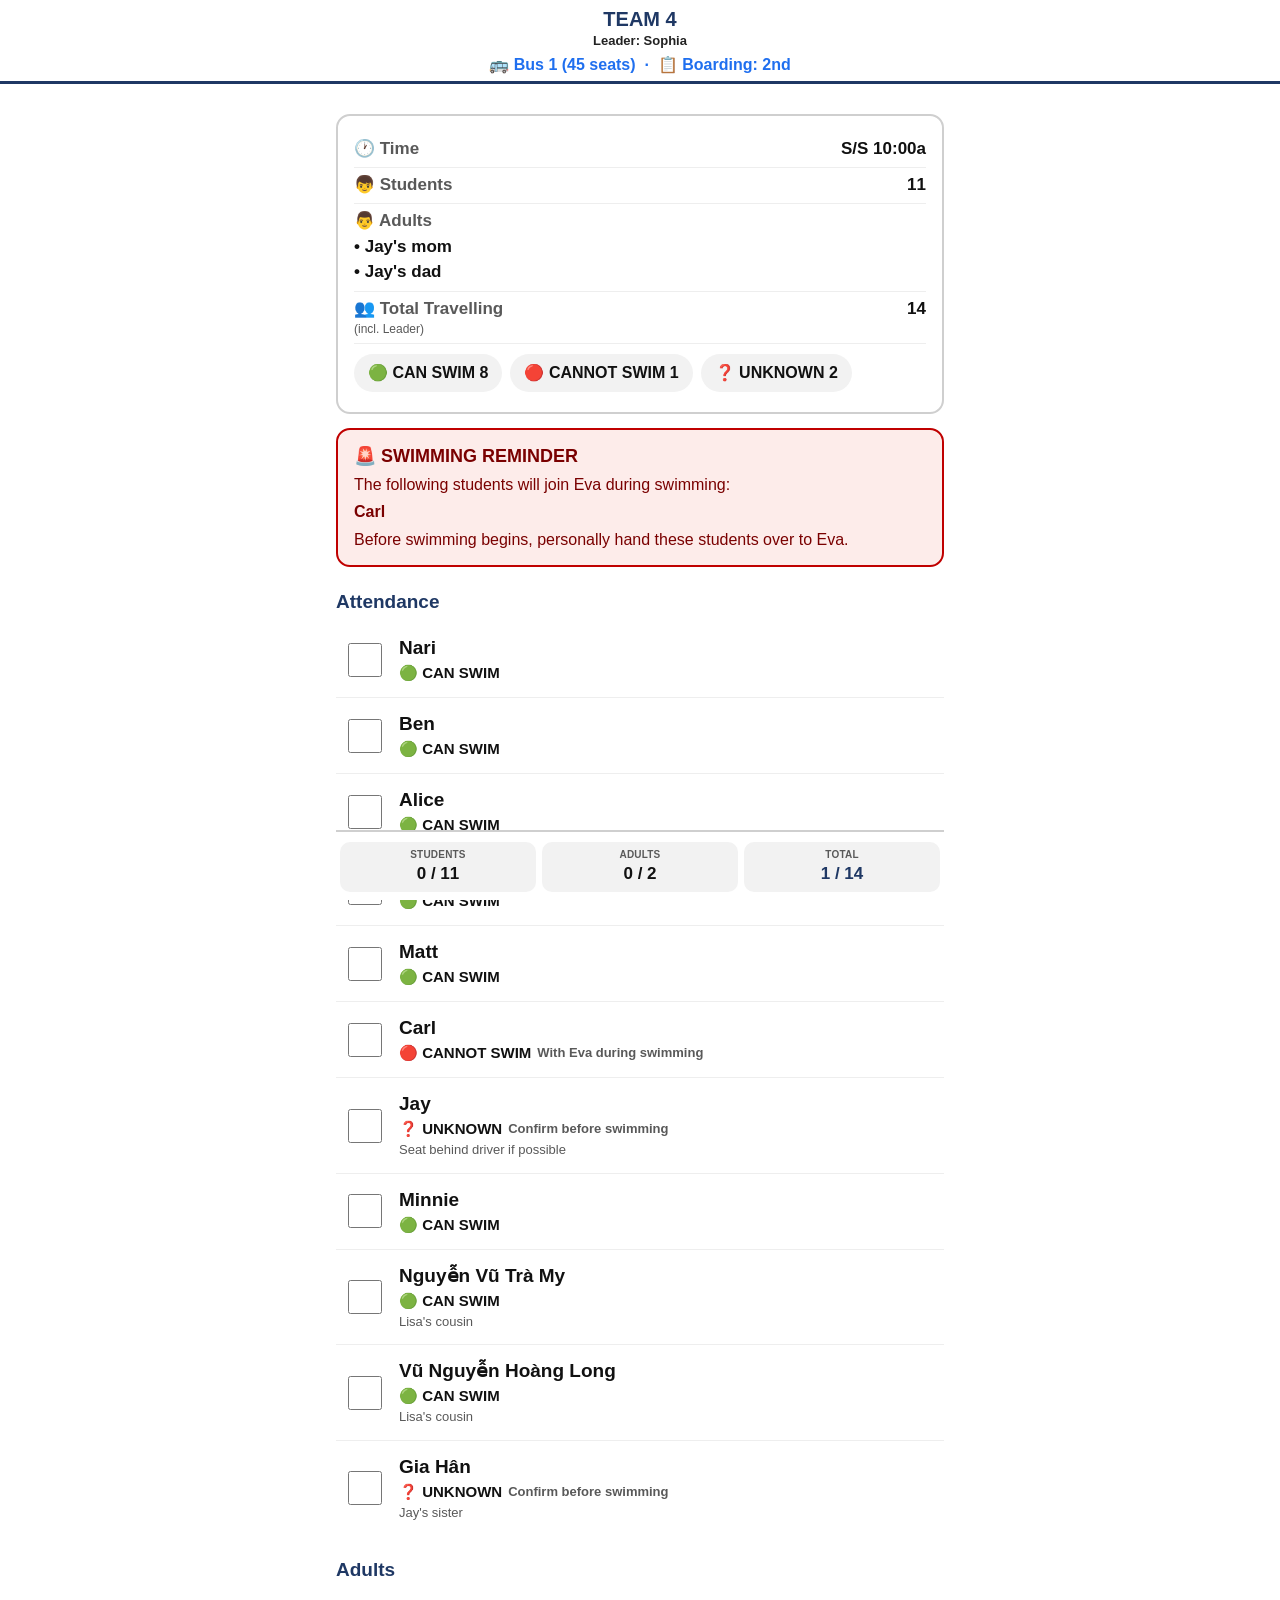
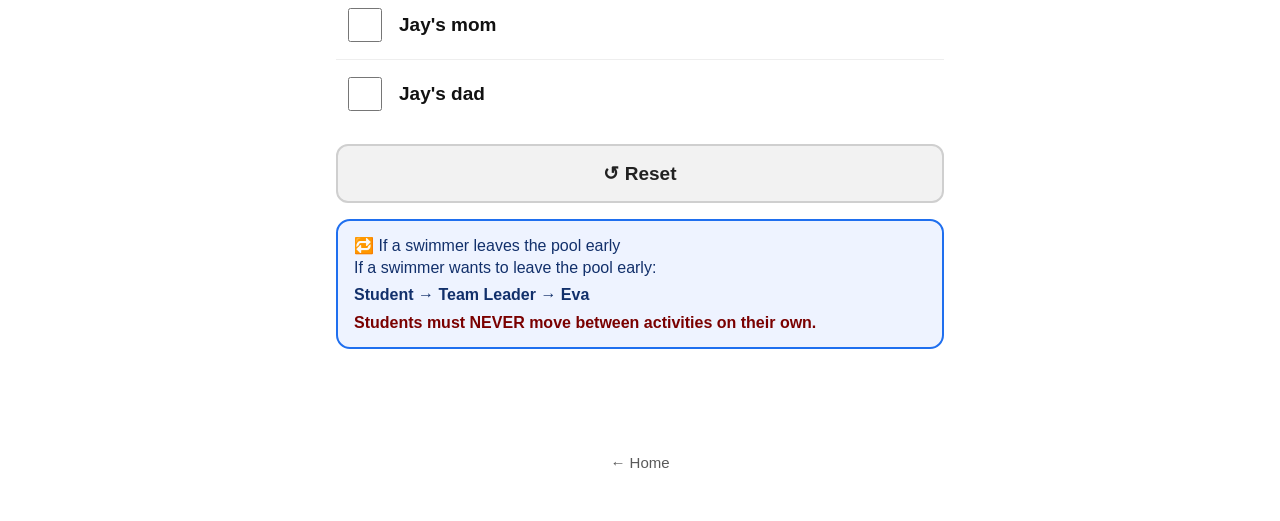
<file: team4.html>
<!DOCTYPE html>
<html lang="en">
<head>
<meta charset="UTF-8">
<meta http-equiv="Cache-Control" content="no-cache, no-store, must-revalidate">
<meta http-equiv="Pragma" content="no-cache">
<meta http-equiv="Expires" content="0">
<meta name="viewport" content="width=device-width, initial-scale=1, maximum-scale=1">
<title>Team 4 — Summer Camp 2026</title>
<link rel="stylesheet" href="style.css?v=202608022231">
</head>
<body>
  <header class="app-header" id="teamHeader">
    <!-- rendered by script.js (team id block + clock) -->
  </header>

  <div class="page" id="app">
    <!-- rendered by script.js -->
  </div>

  <script src="teams.js?v=202608022231"></script>
  <script src="script.js?v=202608022231"></script>
  <script>
    renderTeamPage(4);
  </script>
</body>
</html>
</file>
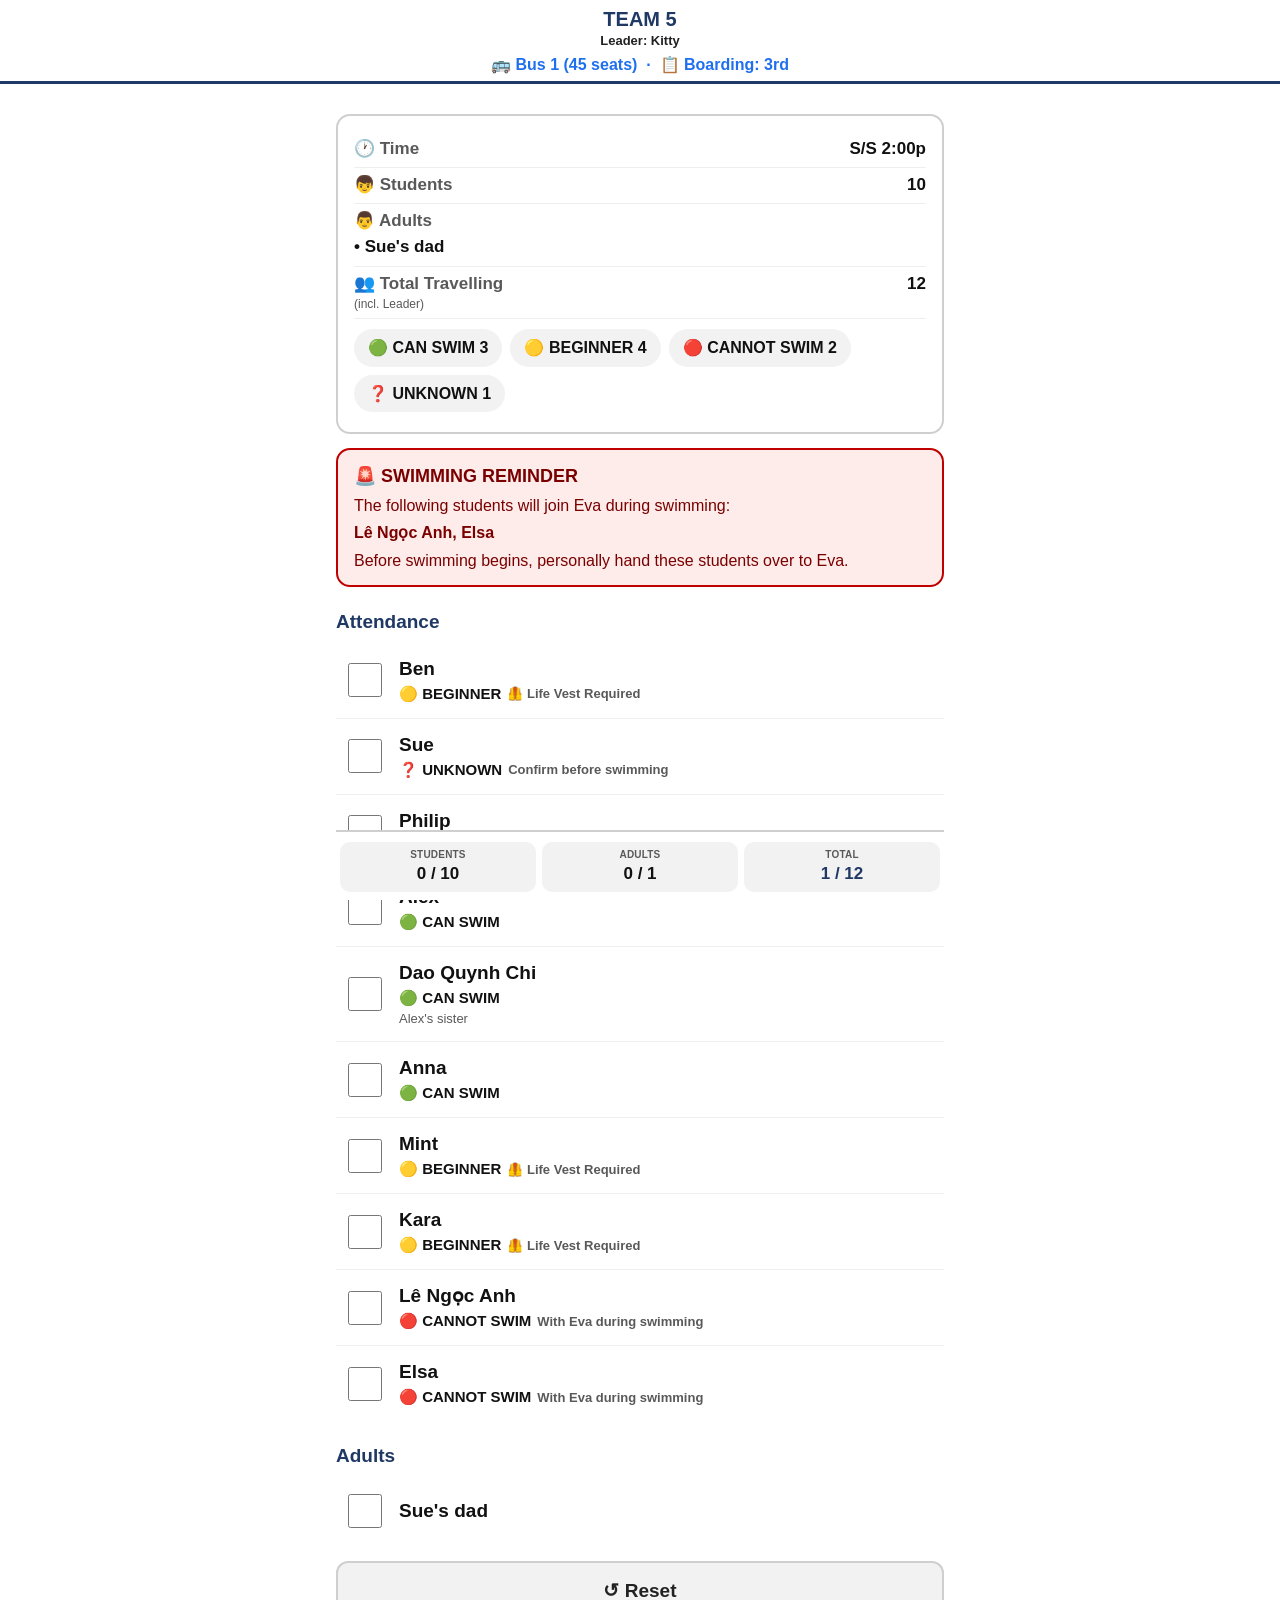
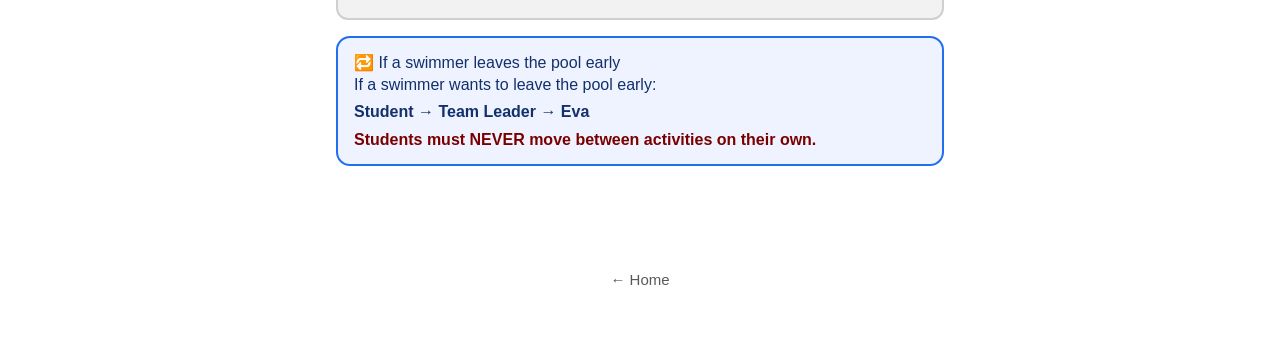
<file: team5.html>
<!DOCTYPE html>
<html lang="en">
<head>
<meta charset="UTF-8">
<meta http-equiv="Cache-Control" content="no-cache, no-store, must-revalidate">
<meta http-equiv="Pragma" content="no-cache">
<meta http-equiv="Expires" content="0">
<meta name="viewport" content="width=device-width, initial-scale=1, maximum-scale=1">
<title>Team 5 — Summer Camp 2026</title>
<link rel="stylesheet" href="style.css?v=202608022231">
</head>
<body>
  <header class="app-header" id="teamHeader">
    <!-- rendered by script.js (team id block + clock) -->
  </header>

  <div class="page" id="app">
    <!-- rendered by script.js -->
  </div>

  <script src="teams.js?v=202608022231"></script>
  <script src="script.js?v=202608022231"></script>
  <script>
    renderTeamPage(5);
  </script>
</body>
</html>
</file>
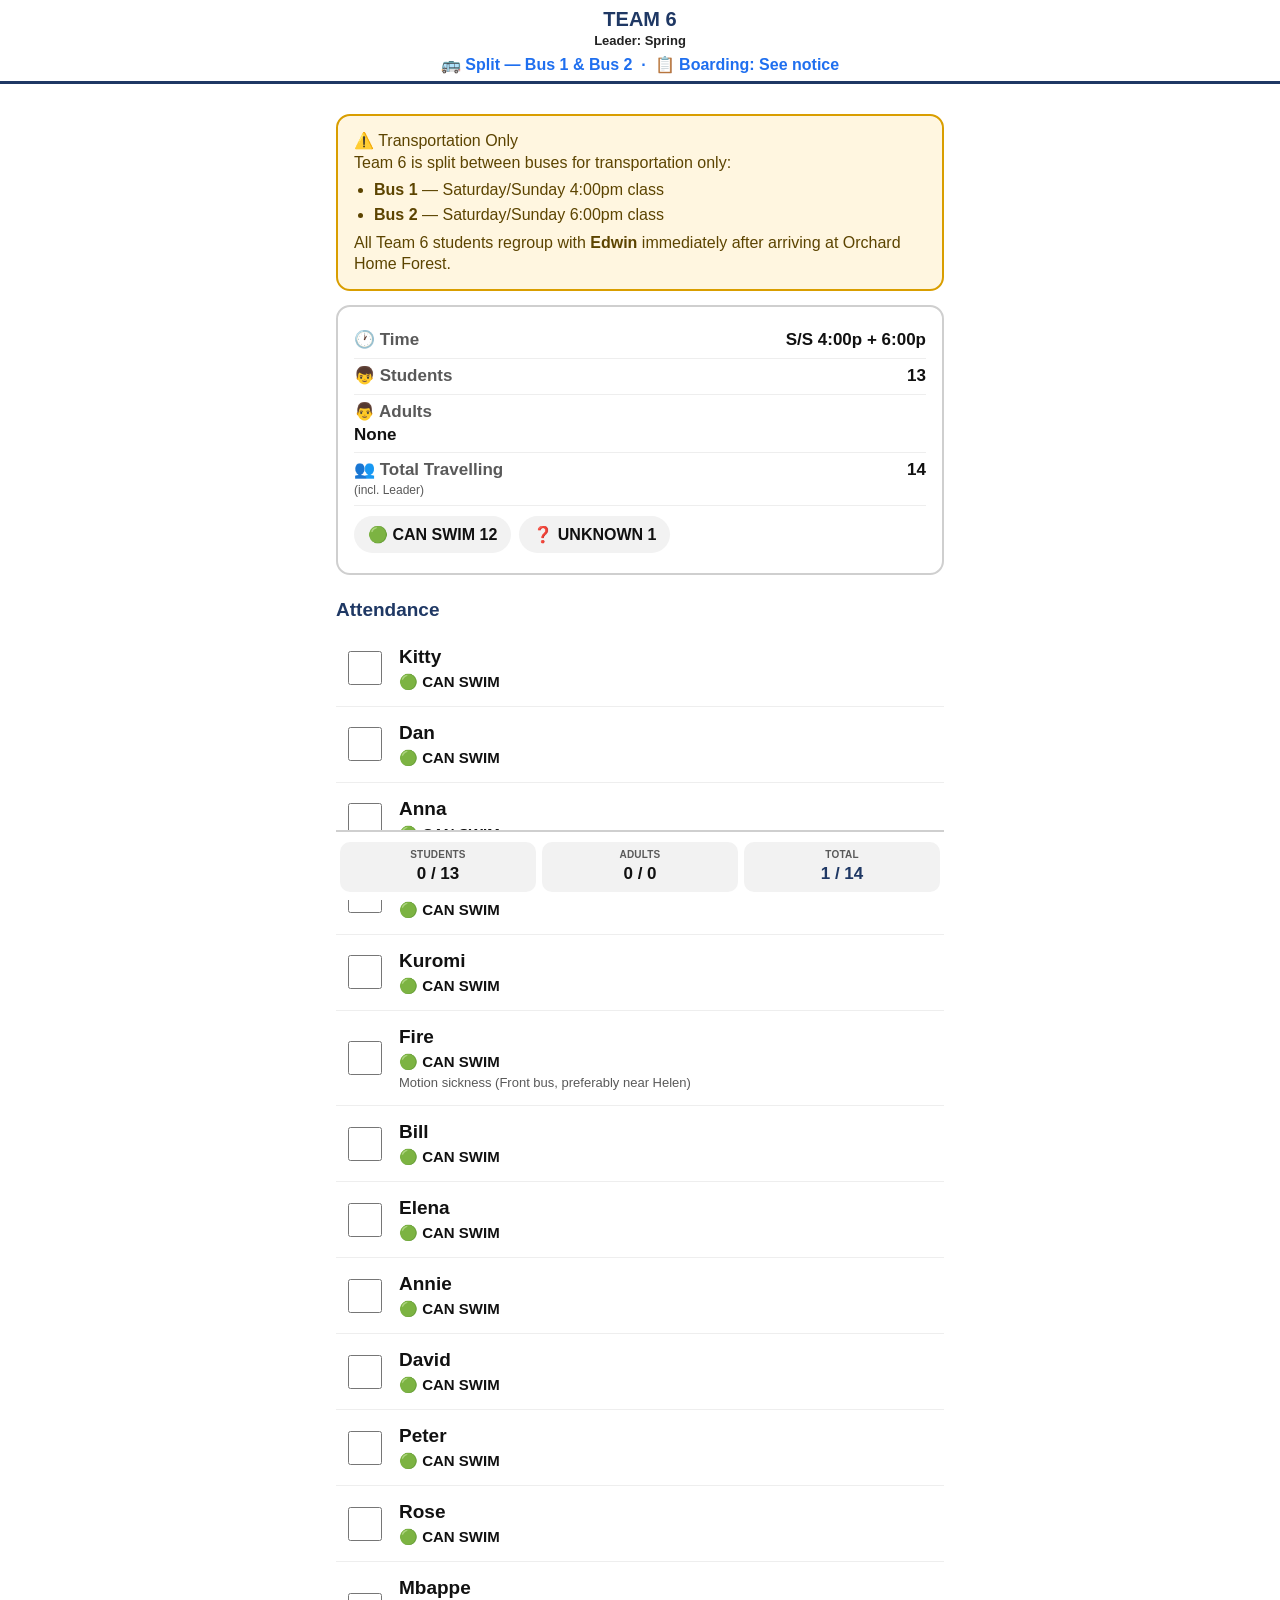
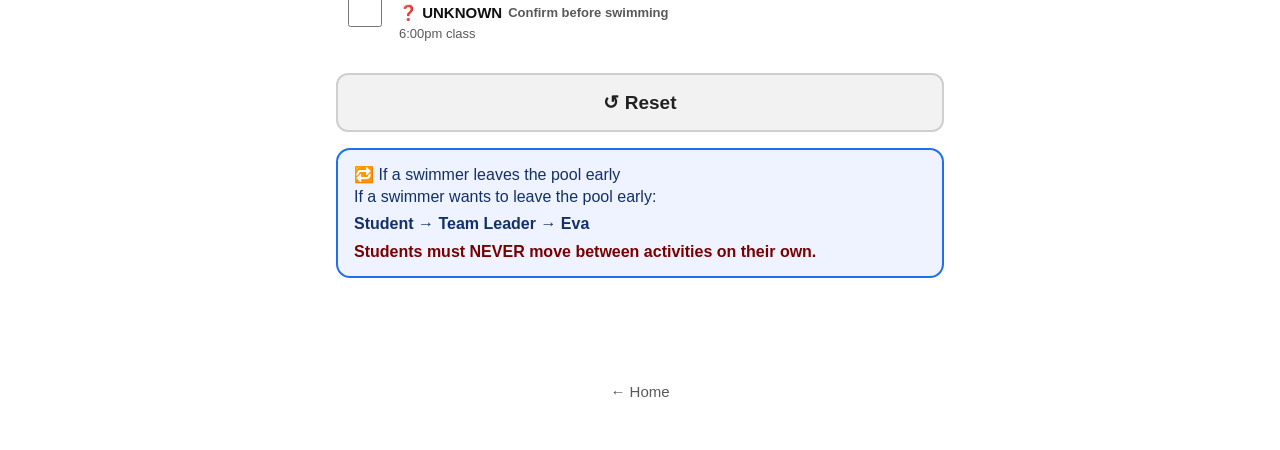
<file: team6.html>
<!DOCTYPE html>
<html lang="en">
<head>
<meta charset="UTF-8">
<meta http-equiv="Cache-Control" content="no-cache, no-store, must-revalidate">
<meta http-equiv="Pragma" content="no-cache">
<meta http-equiv="Expires" content="0">
<meta name="viewport" content="width=device-width, initial-scale=1, maximum-scale=1">
<title>Team 6 — Summer Camp 2026</title>
<link rel="stylesheet" href="style.css?v=202608022231">
</head>
<body>
  <header class="app-header" id="teamHeader">
    <!-- rendered by script.js (team id block + clock) -->
  </header>

  <div class="page" id="app">
    <!-- rendered by script.js -->
  </div>

  <script src="teams.js?v=202608022231"></script>
  <script src="script.js?v=202608022231"></script>
  <script>
    renderTeamPage(6);
  </script>
</body>
</html>
</file>
<file: style.css>
/* ============================================================
   Summer Camp 2026 — LIVE ATTENDANCE
   style.css — mobile-first, large touch targets, high contrast.
   Designed to be readable and usable one-handed, while walking,
   in bright outdoor light.
   ============================================================ */

:root {
  --navy: #1f3864;
  --navy-dark: #14264a;
  --green: #00a651;
  --yellow: #d99e00;
  --red: #c00000;
  --blue: #1f6fef;
  --gray: #595959;
  --gray-light: #f2f2f2;
  --border: #cfcfcf;
  --bg: #ffffff;
  --touch: 56px;
}

* { box-sizing: border-box; }

html, body {
  margin: 0;
  padding: 0;
  background: var(--bg);
  color: #111;
  font-family: -apple-system, BlinkMacSystemFont, "Segoe UI", Roboto, Helvetica, Arial, sans-serif;
  font-size: 18px;
  line-height: 1.35;
  -webkit-tap-highlight-color: transparent;
}

.page {
  max-width: 640px;
  margin: 0 auto;
  padding: 16px 16px 48px;
}

/* ---------- Header ---------- */
.app-header {
  background: var(--navy);
  color: #fff;
  padding: 18px 16px;
  text-align: center;
  position: sticky;
  top: 0;
  z-index: 10;
}
.app-header h1 {
  margin: 0;
  font-size: 22px;
  font-weight: 800;
}
.app-header .subtitle {
  margin-top: 4px;
  font-size: 15px;
  opacity: 0.9;
  font-weight: 600;
}
.app-header .clock {
  margin-top: 6px;
  font-size: 14px;
  opacity: 0.8;
}

/* Team page's sticky header — deliberately tiny on mobile (target: no
   more than ~20% of screen height). Just 3 short lines. */
#teamHeader.app-header {
  padding: 8px 14px 6px;
}
.team-id-compact { text-align: center; }
.team-id-compact .team-number-sm {
  font-size: 20px;
  font-weight: 900;
  line-height: 1.15;
}
.team-id-compact .team-leader-sm {
  font-size: 13px;
  font-weight: 700;
  margin-top: 1px;
}
.team-id-compact .team-bus-sm {
  font-size: 16px;
  font-weight: 800;
  margin-top: 4px;
}

/* ---------- Big nav buttons (home page) ---------- */
.nav-grid {
  display: grid;
  grid-template-columns: 1fr;
  gap: 14px;
  margin-top: 20px;
}
.nav-btn {
  display: block;
  width: 100%;
  padding: 22px 18px;
  font-size: 22px;
  font-weight: 800;
  text-align: left;
  color: #fff;
  background: var(--navy);
  border: none;
  border-radius: 14px;
  text-decoration: none;
  min-height: var(--touch);
}
.nav-btn.master { background: #0f5132; }
.nav-btn.eva { background: #7a2e8e; }
.nav-btn.schedule { background: #b45309; }
.nav-btn.boarding { background: var(--blue); }
.nav-btn small {
  display: block;
  font-size: 14px;
  font-weight: 500;
  opacity: 0.85;
  margin-top: 2px;
}

/* ---------- Cards ---------- */
.card {
  background: #fff;
  border: 2px solid var(--border);
  border-radius: 14px;
  padding: 16px;
  margin: 14px 0;
}
.card h2 {
  margin: 0 0 10px;
  font-size: 21px;
  color: var(--navy);
  font-weight: 800;
}
.card-row {
  display: flex;
  justify-content: space-between;
  align-items: baseline;
  padding: 6px 0;
  border-bottom: 1px solid #eee;
  font-size: 17px;
}
.card-row:last-child { border-bottom: none; }
.card-row .label { color: var(--gray); font-weight: 600; }
.card-row .value { font-weight: 800; text-align: right; }

/* ---------- Summary stat grid (kept small: the totals bar is sticky
   and must stay under ~10% of screen height on mobile) ---------- */
.stat-grid {
  display: grid;
  grid-template-columns: repeat(3, 1fr);
  gap: 6px;
  margin: 4px 0;
}
.stat {
  background: var(--gray-light);
  border-radius: 10px;
  text-align: center;
  padding: 6px 4px;
}
.stat .stat-label {
  font-size: 10px;
  color: var(--gray);
  font-weight: 700;
  text-transform: uppercase;
  letter-spacing: 0.02em;
  white-space: nowrap;
}
.stat .stat-value {
  font-size: 17px;
  font-weight: 900;
  margin-top: 1px;
}
.stat.total .stat-value { color: var(--navy); }

/* ---------- Swim summary chips ---------- */
.swim-summary {
  display: flex;
  flex-wrap: wrap;
  gap: 8px;
  margin: 10px 0 4px;
}
.swim-chip {
  background: var(--gray-light);
  border-radius: 999px;
  padding: 8px 14px;
  font-size: 16px;
  font-weight: 700;
  white-space: nowrap;
}

/* ---------- Banners ---------- */
.banner {
  border-radius: 14px;
  padding: 14px 16px;
  margin: 14px 0;
  font-size: 16px;
}
.banner.alert {
  background: #fdecea;
  border: 2px solid var(--red);
  color: #7a0000;
}
.banner.alert .banner-title {
  font-size: 18px;
  font-weight: 900;
  margin-bottom: 6px;
}
.banner.info {
  background: #eef3ff;
  border: 2px solid var(--blue);
  color: #12306b;
}
.banner.warn {
  background: #fff6e0;
  border: 2px solid var(--yellow);
  color: #5c4400;
}
.banner .chain {
  font-weight: 800;
  margin-top: 6px;
}
.banner ul, .banner ol {
  margin: 6px 0 0 20px;
  padding: 0;
}
.banner li { margin: 3px 0; }

/* ---------- Section titles ---------- */
.section-title {
  font-size: 19px;
  font-weight: 800;
  color: var(--navy);
  margin: 22px 0 8px;
}

/* ---------- Attendance list ---------- */
.roster-list { list-style: none; margin: 0; padding: 0; }
.roster-item {
  display: flex;
  align-items: center;
  gap: 14px;
  padding: 14px 8px;
  border-bottom: 1px solid #eee;
  min-height: var(--touch);
}
.roster-item:last-child { border-bottom: none; }
.roster-item.checked { background: #f4fbf6; }

.big-checkbox {
  flex: 0 0 auto;
  width: 34px;
  height: 34px;
  border: 3px solid var(--navy);
  border-radius: 8px;
  accent-color: var(--navy);
}

.roster-info { flex: 1 1 auto; min-width: 0; }
.roster-name {
  font-size: 19px;
  font-weight: 800;
  line-height: 1.25;
}
.roster-status-row {
  display: flex;
  flex-wrap: wrap;
  gap: 6px;
  margin-top: 3px;
  align-items: center;
}
.status-badge {
  font-size: 15px;
  font-weight: 800;
}
.status-tag {
  font-size: 13px;
  font-weight: 700;
  color: var(--gray);
}
.roster-note {
  font-size: 13px;
  color: var(--gray);
  margin-top: 2px;
}

/* ---------- Buttons ---------- */
.btn {
  display: inline-block;
  width: 100%;
  padding: 16px;
  font-size: 19px;
  font-weight: 800;
  border-radius: 12px;
  border: none;
  text-align: center;
  cursor: pointer;
  min-height: var(--touch);
}
.btn.primary { background: var(--green); color: #fff; }
.btn.secondary { background: var(--gray-light); color: #222; border: 2px solid var(--border); }
.btn-row { margin: 16px 0; }

/* ---------- Bottom totals ----------
   Doubles as the "everyone here" signal: grey by default, turns green
   once every student and adult on this page is checked — no separate
   light or button needed. */
.totals-bar {
  position: sticky;
  bottom: 0;
  background: #fff;
  border-top: 2px solid var(--border);
  padding: 6px 4px 4px;
  margin-top: 14px;
  transition: background-color 0.2s ease, border-color 0.2s ease;
}
.totals-bar.all-present {
  background: #e6f7ed;
  border-top: 2px solid var(--green);
}
.totals-bar.all-present .stat {
  background: #cdeeda;
}
.totals-bar.all-present .stat-label { color: #0f5132; }
.totals-bar.all-present .stat-value,
.totals-bar.all-present .stat.total .stat-value { color: #0f5132; }

/* ---------- Home link ---------- */
.home-link {
  display: block;
  text-align: center;
  margin: 20px 0 0;
  color: var(--gray);
  font-size: 15px;
  text-decoration: none;
}

/* ---------- Divider ---------- */
.divider { border: none; border-top: 1px solid #eee; margin: 14px 0; }

/* ---------- Small print / footnote ---------- */
.footnote {
  font-size: 12px;
  color: #999;
  margin-top: 10px;
  text-align: center;
}

@media (min-width: 480px) {
  body { font-size: 19px; }
}

/* ---------- Refinement additions: Team Number identity, stacked rows ---------- */

.team-id-block { text-align: center; }
.team-id-block .team-number {
  font-size: 30px;
  font-weight: 900;
  letter-spacing: 0.02em;
  line-height: 1.1;
}
.team-id-block .team-leader-line {
  font-size: 16px;
  font-weight: 700;
  margin-top: 2px;
  opacity: 0.95;
}
.team-id-block .team-meta-line {
  font-size: 18px;
  font-weight: 700;
  opacity: 1;
  margin-top: 6px;
  line-height: 1.3;
}

/* The Team page's sticky header (#teamHeader) is a plain white card, not
   the dark navy app-header, so the boarding order / bus info stays easy
   to find and read at a glance while scrolling. */
#teamHeader.app-header {
  background: #fff;
  color: #111;
  border-bottom: 3px solid var(--navy);
}
#teamHeader .team-number-sm { color: var(--navy); }
#teamHeader .team-leader-sm { color: #222; }
#teamHeader .team-bus-sm { color: var(--blue); }

/* Home page buttons: same identity block, left-aligned, on dark button bg */
.nav-btn .team-number { font-size: 26px; font-weight: 900; }
.nav-btn .team-leader-line { font-size: 15px; font-weight: 700; margin-top: 2px; }
.nav-btn .team-meta-line { font-size: 14px; font-weight: 600; opacity: 0.9; margin-top: 3px; }
.nav-btn .incl-leader { font-size: 12px; font-weight: 500; opacity: 0.8; }

/* Master dashboard card header */
.card-id-header { margin-bottom: 10px; }
.card-id-header .team-number { font-size: 24px; font-weight: 900; color: var(--navy); }
.card-id-header .team-leader-line { font-size: 15px; font-weight: 700; color: var(--gray); margin-top: 2px; }

/* A card-row that stacks label above value instead of side-by-side
   (used for the Adults line, which can be a multi-item bullet list) */
.card-row-stacked {
  padding: 6px 0;
  border-bottom: 1px solid #eee;
  font-size: 17px;
}
.card-row-stacked:last-child { border-bottom: none; }
.card-row-stacked .label { color: var(--gray); font-weight: 600; display: block; }
.card-row-stacked .value { font-weight: 800; margin-top: 3px; }
.adults-summary-list {
  list-style: none;
  margin: 2px 0 0;
  padding: 0;
}
.adults-summary-list li::before { content: "• "; }
.adults-summary-list li { padding: 1px 0; }

/* ---------- Today's Schedule: timeline cards ---------- */
.timeline {
  display: flex;
  flex-direction: column;
  gap: 14px;
  margin-top: 12px;
}
.timeline-item {
  border: 2px solid var(--border);
  border-left: 8px solid var(--navy);
  border-radius: 12px;
  padding: 14px 16px;
  background: #fff;
}
.timeline-item.current {
  border-left-color: var(--green);
  background: #f4fbf6;
  border-color: var(--green);
}
.current-badge {
  display: inline-block;
  font-size: 13px;
  font-weight: 800;
  color: #0f5132;
  background: #d9f2e3;
  border-radius: 999px;
  padding: 3px 10px;
  margin-bottom: 8px;
}
.timeline-time {
  font-size: 20px;
  font-weight: 900;
  color: var(--navy);
  margin-bottom: 6px;
}
.timeline-item.current .timeline-time { color: #0f5132; }
.sched-title {
  font-size: 19px;
  font-weight: 800;
  margin: 2px 0;
}
.sched-activity {
  font-size: 18px;
  font-weight: 600;
  margin: 2px 0;
}
.sched-group {
  font-size: 17px;
  margin: 4px 0;
}
.sched-group-label {
  display: inline-block;
  font-weight: 800;
  color: var(--gray);
  margin-right: 8px;
}
.sched-shared {
  margin-top: 6px;
  font-size: 16px;
}
.sched-shared-heading {
  font-weight: 700;
  color: var(--gray);
  margin-bottom: 2px;
}
.sched-shared ul {
  margin: 0 0 0 20px;
  padding: 0;
}
.sched-shared li { margin: 2px 0; }
.sched-note {
  font-size: 16px;
  color: var(--gray);
  margin-top: 2px;
}
.sched-reminder {
  margin-top: 10px;
  padding: 12px 14px;
  border-radius: 12px;
  background: #fff6e0;
  border: 2px solid var(--yellow);
  color: #5c4400;
}
.sched-reminder-heading {
  font-size: 16px;
  font-weight: 900;
  margin-bottom: 4px;
}
.sched-reminder-intro {
  font-size: 14px;
  font-weight: 600;
  margin-bottom: 6px;
}
.sched-reminder-subheading {
  font-size: 13px;
  font-weight: 800;
  text-transform: uppercase;
  letter-spacing: 0.02em;
  margin-bottom: 2px;
}
.sched-reminder-list {
  margin: 0 0 6px 20px;
  padding: 0;
  font-size: 14px;
}
.sched-reminder-list li { margin: 2px 0; }
.sched-reminder-note {
  font-size: 13px;
  font-weight: 700;
}

/* "(incl. Leader)" qualifier shown next to Total Travelling labels */
.incl-leader-sub {
  display: block;
  font-size: 12px;
  font-weight: 500;
  color: var(--gray);
  text-transform: none;
}
.incl-leader-tiny {
  font-size: 11px;
  font-weight: 600;
  color: var(--gray);
  text-transform: none;
  letter-spacing: normal;
}

/* Master Dashboard: full student/adult roster lists per team card */
.section-title-mini {
  font-size: 14px;
  font-weight: 800;
  color: var(--navy);
  text-transform: uppercase;
  letter-spacing: 0.02em;
  margin: 12px 0 4px;
}
.roster-mini-list {
  list-style: none;
  margin: 0;
  padding: 0;
}
.roster-mini-list li {
  display: flex;
  justify-content: space-between;
  align-items: center;
  gap: 8px;
  padding: 5px 0;
  border-bottom: 1px solid #eee;
  font-size: 15px;
}
.roster-mini-list li:last-child { border-bottom: none; }
.roster-mini-name {
  font-weight: 700;
  min-width: 0;
  overflow-wrap: break-word;
}
.roster-mini-status {
  display: inline-flex;
  align-items: center;
  flex-shrink: 0;
  font-size: 18px;
  line-height: 1;
}
.status-dot { line-height: 1; }
.priority-tag {
  font-size: 11px;
  margin-left: 5px;
  vertical-align: middle;
}
.priority-none {
  font-weight: 500;
  color: var(--gray);
  font-size: 14px;
}

/* ---------- Bus Boarding Order page ---------- */
.bus-cap {
  font-size: 13px;
  font-weight: 600;
  color: var(--gray);
  text-transform: none;
  letter-spacing: normal;
}
.boarding-entry {
  display: flex;
  gap: 12px;
  padding: 12px 0;
  border-bottom: 1px solid #eee;
}
.boarding-entry:last-child { border-bottom: none; }
.boarding-order-num {
  flex-shrink: 0;
  width: 40px;
  height: 40px;
  border-radius: 50%;
  background: var(--navy);
  color: #fff;
  font-size: 15px;
  font-weight: 900;
  display: flex;
  align-items: center;
  justify-content: center;
  text-align: center;
}
.boarding-entry-body { min-width: 0; flex: 1; }
.boarding-team-line {
  font-size: 18px;
  font-weight: 900;
  color: var(--navy);
}
.boarding-leader {
  font-size: 14px;
  font-weight: 600;
  color: var(--gray);
}
.boarding-split-note {
  font-size: 13px;
  color: var(--gray);
  margin-top: 2px;
}
/* Separate "Boards First" box per bus — deliberately NOT mixed into the
   team-by-team boarding order list above it, but each entry is still
   tagged with its team so it's clear who they belong to. */
.boarding-priority-box {
  margin: 14px 0;
  padding: 12px 14px;
  border-radius: 14px;
  background: #fff1c2;
  border: 2px solid #e8c34a;
}
.boarding-priority-box-heading {
  font-size: 13px;
  font-weight: 900;
  color: #7a5b00;
  text-transform: uppercase;
  letter-spacing: 0.02em;
  margin-bottom: 6px;
}
.boarding-priority-box-list {
  list-style: none;
  margin: 0;
  padding: 0;
  font-size: 14px;
}
.boarding-priority-box-list li {
  padding: 5px 0;
  border-bottom: 1px solid rgba(0, 0, 0, 0.08);
}
.boarding-priority-box-list li:last-child { border-bottom: none; }
.bp-name { font-weight: 800; color: #4a3900; }
.bp-reason { font-weight: 500; color: #7a5b00; }
.bp-team {
  display: inline-block;
  margin-left: 6px;
  font-size: 11px;
  font-weight: 800;
  color: #7a5b00;
  background: rgba(255, 255, 255, 0.6);
  border-radius: 999px;
  padding: 1px 8px;
}
</file>
